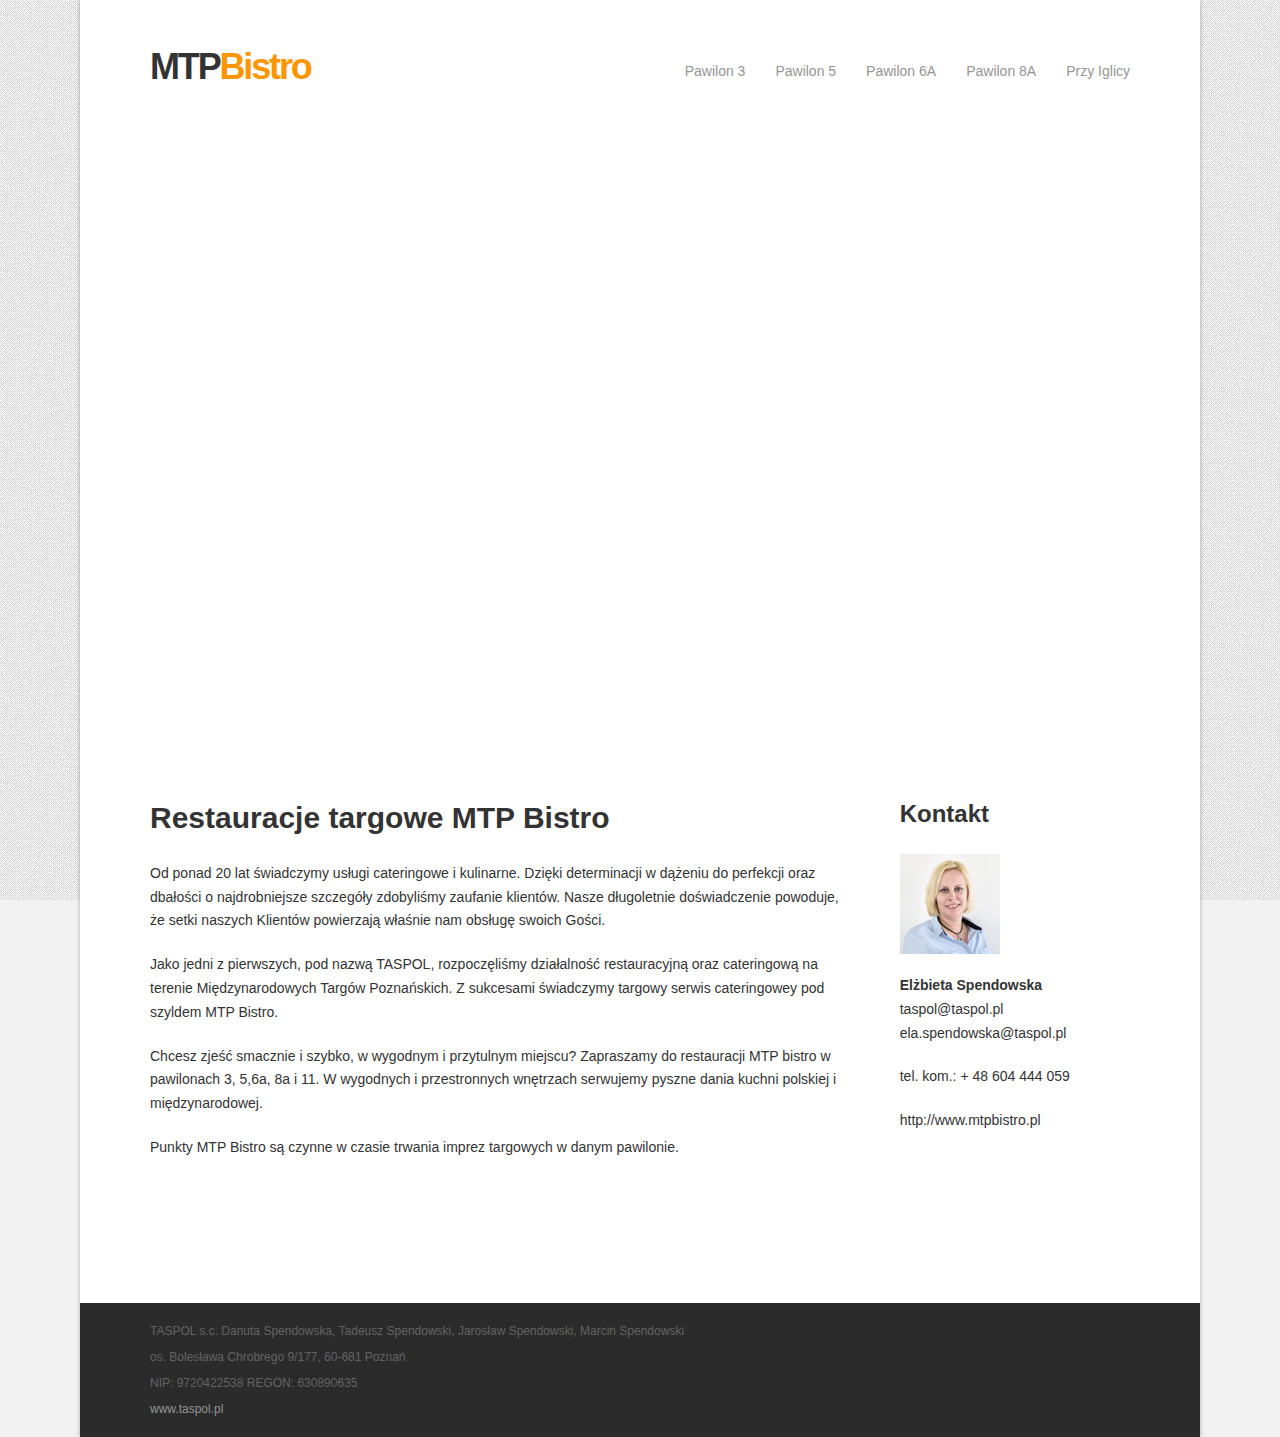
<file: index.html>
<!DOCTYPE html>
<html lang="pl">

<head>
  <link rel="icon" href="images/favicon.ico">
  <meta http-equiv="Content-Type" content="text/html; charset=UTF-8">
  <meta name="viewport" content="width=device-width, initial-scale=1">
  <title>MTP Bistro - Restauracje Targowe</title>
  <meta name="keywords" content="restauracje targowe, międzynarodowe targi poznańskie, mtp cafe, mtp bistro">
  <meta name="description" content="Czas na dobre jesdzenie. Restauracje targowe zapraszają!">
  <link rel="stylesheet" href="css/style.css" media="screen" />
  <link rel="stylesheet" href="css/boxed.css" media="screen" id="layout" />
  <link rel="stylesheet" href="css/colors/color-orange.css" media="screen" id="colors" />
  <link rel="stylesheet" href="css/flexslider.css" media="screen" />
  <link rel="stylesheet" href="css/magnific-popup.css" media="screen" />
  <link rel="stylesheet" href="css/revslider.css" media="screen" />
  <link rel="stylesheet" href="css/font-awesome.css" media="screen" />
  <link rel="stylesheet" href="css/zocial.css" media="screen" />
  <link rel="stylesheet" href="css/responsive.css" media="screen" />
  <script src="js/jquery-1.8.2.min.js"></script>
  <script src="js/jquery.themepunch.plugins.min.js"></script>
  <script src="js/jquery.themepunch.revolution.min.js"></script>
  <script src="js/jquery.ui.widget.min.js"></script>
  <script src="js/jquery.ui.accordion.min.js"></script>
  <script src="js/jquery.ui.tabs.min.js"></script>
  <script src="js/jquery.easing-1.3.min.js"></script>
  <script src="js/jquery.fitvid.js"></script>
  <script src="js/jquery.magnific-popup.min.js"></script>
  <script src="js/jquery.flexslider-min.js"></script>
  <script src="js/jquery.isotope.min.js"></script>
  <script src="js/jquery.imagesloaded.min.js"></script>
  <script src="js/jquery.infinitescroll.min.js"></script>
  <script src="js/jquery.jcarousel.min.js"></script>
  <script src="js/jquery.jtweetsanywhere-1.3.1.min.js"></script>
  <script src="js/jquery.touchSwipe.min.js"></script>
  <script src="js/jquery.validate.min.js"></script>
  <script src="js/jquery.zflickrfeed.min.js"></script>
  <script src="js/respond.min.js"></script>
  <script src="js/selectnav.min.js"></script>
  <script src="https://maps.google.com/maps/api/js?sensor=false"></script>
  <script src="js/custom.js"></script>
  <link rel="stylesheet" type="text/css" href="css/styleselector.css">
  <script src="js/styleselector.js"></script>
  <script>
    (function (i, s, o, g, r, a, m) {
    i['GoogleAnalyticsObject'] = r; i[r] = i[r] || function () {
      (i[r].q = i[r].q || []).push(arguments)
    }, i[r].l = 1 * new Date(); a = s.createElement(o),
      m = s.getElementsByTagName(o)[0]; a.async = 1; a.src = g; m.parentNode.insertBefore(a, m)
    })(window, document, 'script', 'https://www.google-analytics.com/analytics.js', 'ga');

    ga('create', 'UA-75463124-2', 'auto');
    ga('send', 'pageview');

  </script>
</head>

<body onLoad="initGmap()">
  <div id="fb-root"></div>
  <script>(function (d, s, id) {
      var js, fjs = d.getElementsByTagName(s)[0];
      if (d.getElementById(id)) return;
      js = d.createElement(s); js.id = id;
      js.src = "//connect.facebook.net/pl_PL/sdk.js#xfbml=1&version=v2.5&appId=424592594228874";
      fjs.parentNode.insertBefore(js, fjs);
    }(document, 'script', 'facebook-jssdk'));</script>
  <div id="body-wrapper">
    <div id="header" class="container"> <a href="." id="logo">MTP<span>Bistro</span></a>
      <ul id="navigation">
        <li> <a href="pawilon3/">Pawilon 3</a> </li>
        <li> <a href="pawilon5/">Pawilon 5</a> </li>
        <li> <a href="pawilon6a/">Pawilon 6A</a> </li>
        <li> <a href="pawilon8a/">Pawilon 8A</a> </li>
        <li> <a href="przyiglicy/">Przy Iglicy</a> </li>
      </ul>
    </div>
    <iframe src="https://www.google.com/maps/d/embed?mid=zawBk4Wl-ZSg.kqHV4qi9KTow" width="100%" height="640"></iframe>
    <hr class="sep30">
    <div id="content" class="container">
      <div id="main">
        <h1 class="headline">Restauracje targowe MTP Bistro</h1>
        <p>Od ponad 20 lat świadczymy usługi cateringowe i kulinarne. Dzięki determinacji w dążeniu do perfekcji oraz
          dbałości o najdrobniejsze szczegóły zdobyliśmy zaufanie klientów. Nasze długoletnie doświadczenie powoduje, że
          setki naszych Klientów powierzają właśnie nam obsługę swoich Gości.</p>
        <p> Jako jedni z pierwszych, pod nazwą TASPOL, rozpoczęliśmy działalność restauracyjną oraz cateringową na
          terenie Międzynarodowych Targów Poznańskich. Z sukcesami świadczymy targowy serwis cateringowey pod szyldem
          MTP Bistro.</p>
        <p>Chcesz zjeść smacznie i szybko, w wygodnym i przytulnym miejscu? Zapraszamy do restauracji MTP bistro w
          pawilonach 3, 5,6a, 8a i 11. W wygodnych i przestronnych wnętrzach serwujemy pyszne dania kuchni polskiej i
          międzynarodowej.</p>
        <p>Punkty MTP Bistro są czynne w czasie trwania imprez targowych w danym pawilonie.<br>
        </p>
      </div>
      <div id="sidebar">
        <div class="-widget -widget_text">
          <h3 class="headline">Kontakt</h3>
          <p><img src="images/content/elzbieta.jpg" width="100" height="100" alt="elzbieta"> </p>
          <p><strong>Elżbieta Spendowska</strong><br>
            <a href="mailto:taspol@taspol.pl">taspol@taspol.pl</a><br>
            <a href="mailto:ela.spendowska@taspol.pl">ela.spendowska@taspol.pl</a></p>
          <p class="phone">
            tel. kom.: + 48 604 444 059
          </p>
          <p class="www"><a href="http://www.mtpbistro.pl" target="_blank">http://www.mtpbistro.pl</a></p>
          <hr class="sep30">
        </div>
        <hr class="sep30">
      </div>
    </div>
    <div id="footer" class="fullwidth">
      <div class="info">
        <div class="container">
          <div class="-one-half">
            <ul class="copyright">
              <li>TASPOL s.c. Danuta Spendowska, Tadeusz Spendowski, Jarosław Spendowski, Marcin Spendowski</li>
              <li>os. Bolesława Chrobrego 9/177, 60-681 Poznań</li>
              <li>NIP: 9720422538 REGON: 630890635</li>
              <li><a href="http://www.taspol.pl" target="_blank">www.taspol.pl</a></li>
            </ul>
          </div>
        </div>
      </div>
    </div>
  </div>
  <a href="#" id="back-to-top"><i class="icon-chevron-up"></i></a>
  <script type="text/javascript" src="//s7.addthis.com/js/300/addthis_widget.js#pubid=ra-56f83b8468687e43"></script>
  <script type="text/javascript">
    window.$uf || (function (d, s) {
      var uf = $uf = function (c) { uf._.push(c) }, $ = uf.s = d.createElement(s),
        e = d.getElementsByTagName(s)[0]; uf._ = []; uf.params = {}; $.async = !0;
      $.setAttribute("charset", "utf-8");
      $.src = 'https://node.unifiedfactory.com/40670b9d-eb13-4957-8a51-08220628f8d9';
      $.type = "text/javascript";
      e.parentNode.insertBefore($, e);
    })(document, "script");
  </script>
</body>

</html>
</file>
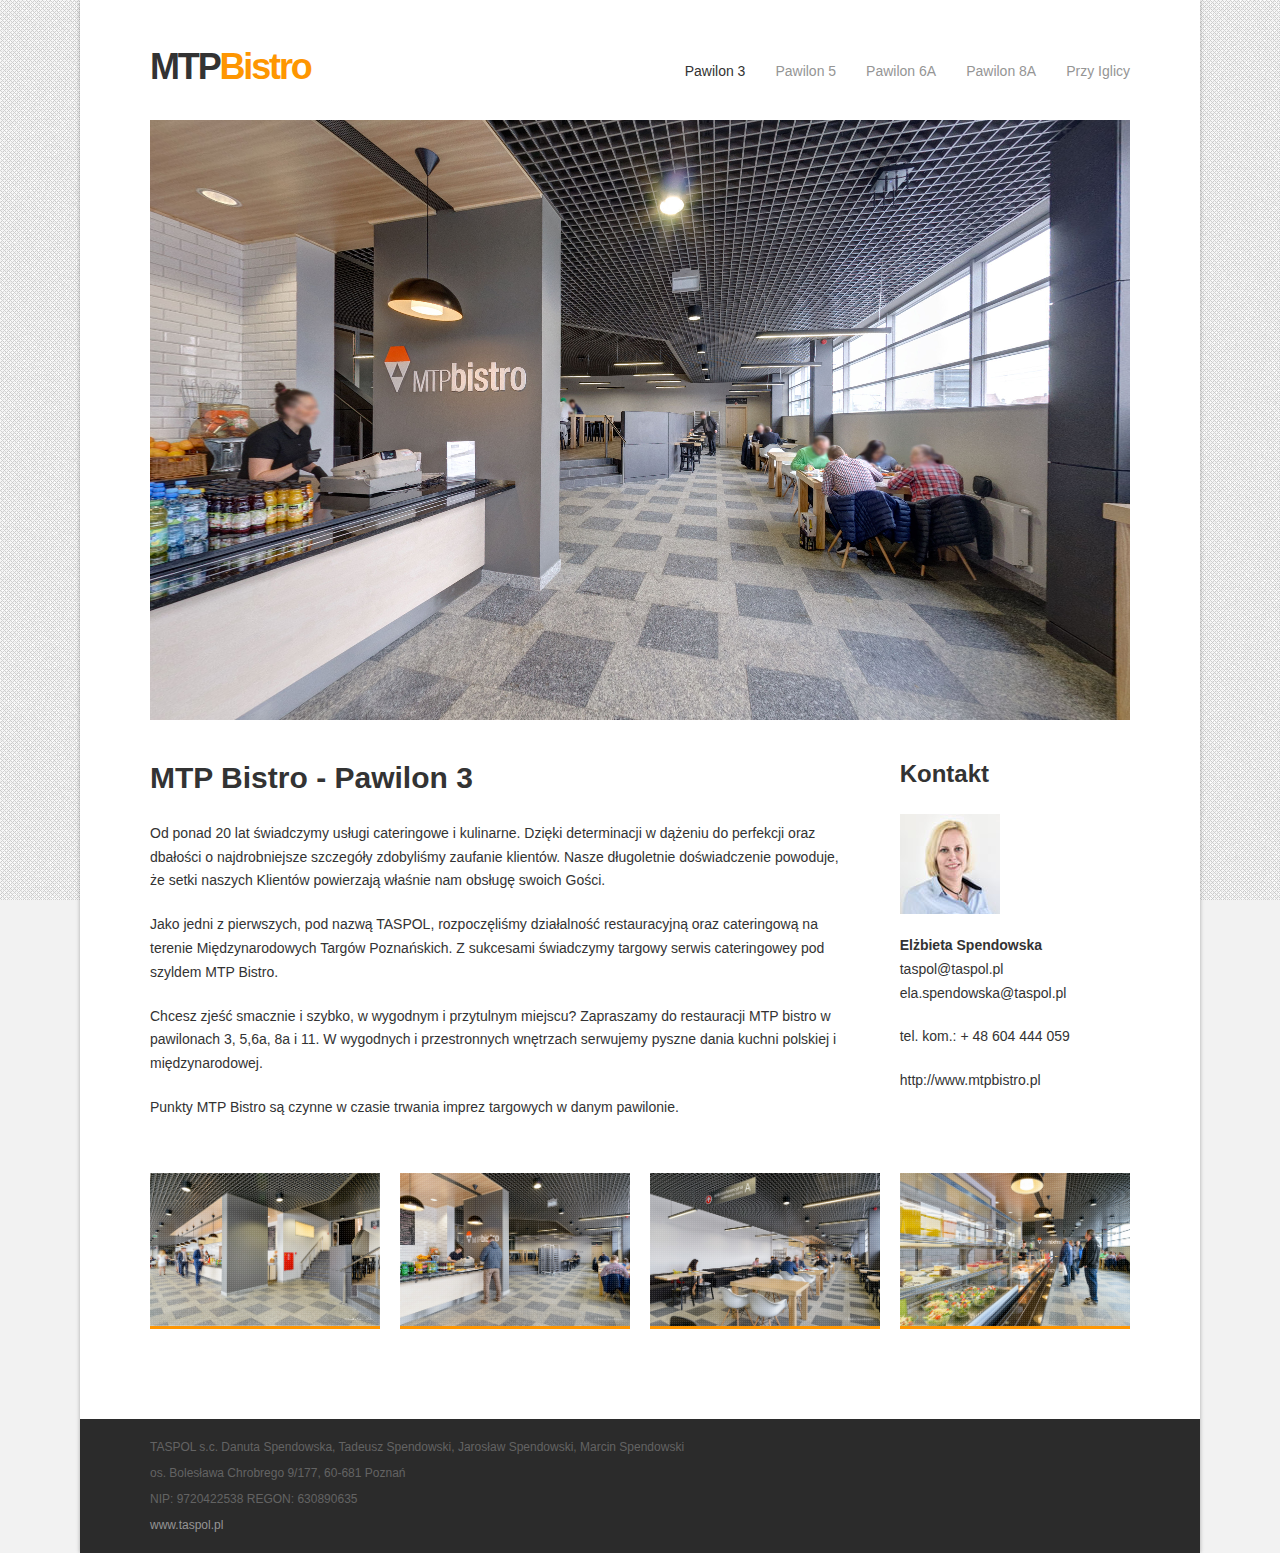
<file: pawilon3/index.html>
<!DOCTYPE html>
<html lang="pl">

<head>
  <link rel="icon" href="../images/favicon.ico">
  <meta http-equiv="Content-Type" content="text/html; charset=UTF-8">
  <meta name="viewport" content="width=device-width, initial-scale=1">
  <title>MTP Bistro - Pawilon 3</title>
  <meta name="keywords" content="restauracje targowe, międzynarodowe targi poznańskie, mtp cafe, mtp bistro">
  <meta name="description" content="Czas na dobre jesdzenie. Restauracje targowe zapraszają!">
  <link rel="stylesheet" href="../css/style.css" media="screen" />
  <link rel="stylesheet" href="../css/boxed.css" media="screen" id="layout" />
  <link rel="stylesheet" href="../css/colors/color-orange.css" media="screen" id="colors" />
  <link rel="stylesheet" href="../css/flexslider.css" media="screen" />
  <link rel="stylesheet" href="../css/magnific-popup.css" media="screen" />
  <link rel="stylesheet" href="../css/revslider.css" media="screen" />
  <link rel="stylesheet" href="../css/font-awesome.css" media="screen" />
  <link rel="stylesheet" href="../css/zocial.css" media="screen" />
  <link rel="stylesheet" href="../css/responsive.css" media="screen" />
  <script src="../js/jquery-1.8.2.min.js"></script>
  <script src="../js/jquery.themepunch.plugins.min.js"></script>
  <script src="../js/jquery.themepunch.revolution.min.js"></script>
  <script src="../js/jquery.ui.widget.min.js"></script>
  <script src="../js/jquery.ui.accordion.min.js"></script>
  <script src="../js/jquery.ui.tabs.min.js"></script>
  <script src="../js/jquery.easing-1.3.min.js"></script>
  <script src="../js/jquery.fitvid.js"></script>
  <script src="../js/jquery.magnific-popup.min.js"></script>
  <script src="../js/jquery.flexslider-min.js"></script>
  <script src="../js/jquery.isotope.min.js"></script>
  <script src="../js/jquery.imagesloaded.min.js"></script>
  <script src="../js/jquery.infinitescroll.min.js"></script>
  <script src="../js/jquery.jcarousel.min.js"></script>
  <script src="../js/jquery.jtweetsanywhere-1.3.1.min.js"></script>
  <script src="../js/jquery.touchSwipe.min.js"></script>
  <script src="../js/jquery.validate.min.js"></script>
  <script src="../js/jquery.zflickrfeed.min.js"></script>
  <script src="../js/respond.min.js"></script>
  <script src="../js/selectnav.min.js"></script>
  <script src="https://maps.google.com/maps/api/js?sensor=false"></script>
  <script src="../js/custom.js"></script>
  <link rel="stylesheet" type="text/css" href="../css/styleselector.css">
  <script src="../js/styleselector.js"></script>
  <script>
    (function (i, s, o, g, r, a, m) {
      i['GoogleAnalyticsObject'] = r; i[r] = i[r] || function () {
        (i[r].q = i[r].q || []).push(arguments)
      }, i[r].l = 1 * new Date(); a = s.createElement(o),
        m = s.getElementsByTagName(o)[0]; a.async = 1; a.src = g; m.parentNode.insertBefore(a, m)
    })(window, document, 'script', 'https://www.google-analytics.com/analytics.js', 'ga');

    ga('create', 'UA-75463124-2', 'auto');
    ga('send', 'pageview');

  </script>
</head>

<body onLoad="initGmap()">
  <div id="fb-root"></div>
  <script>(function (d, s, id) {
      var js, fjs = d.getElementsByTagName(s)[0];
      if (d.getElementById(id)) return;
      js = d.createElement(s); js.id = id;
      js.src = "//connect.facebook.net/pl_PL/sdk.js#xfbml=1&version=v2.5&appId=424592594228874";
      fjs.parentNode.insertBefore(js, fjs);
    }(document, 'script', 'facebook-jssdk'));</script>
  <div id="body-wrapper">
    <div id="header" class="container"> <a href="../" id="logo">MTP<span>Bistro</span></a>
      <ul id="navigation">
        <li class="current"> <a href=".">Pawilon 3</a> </li>
        <li> <a href="../pawilon5/">Pawilon 5</a> </li>
        <li> <a href="../pawilon6a/">Pawilon 6A</a> </li>
        <li> <a href="../pawilon8a/">Pawilon 8A</a> </li>
        <li> <a href="../przyiglicy/">Przy Iglicy</a> </li>
      </ul>
    </div>
    <iframe src="pano" width="100%" height="600" allowfullscreen="true" webkitallowfullscreen="true"
      mozallowfullscreen="true" oallowfullscreen="true" msallowfullscreen="true" frameborder="0" scrolling="no"
      marginheight="0" marginwidth="0"> </iframe>
    <hr class="sep30">
    <div id="content" class="container">
      <div id="main">
        <h1 class="headline">MTP Bistro - Pawilon 3</h1>
        <p>Od ponad 20 lat świadczymy usługi cateringowe i kulinarne. Dzięki determinacji w dążeniu do perfekcji oraz
          dbałości o najdrobniejsze szczegóły zdobyliśmy zaufanie klientów. Nasze długoletnie doświadczenie powoduje, że
          setki naszych Klientów powierzają właśnie nam obsługę swoich Gości.</p>
        <p> Jako jedni z pierwszych, pod nazwą TASPOL, rozpoczęliśmy działalność restauracyjną oraz cateringową na
          terenie Międzynarodowych Targów Poznańskich. Z sukcesami świadczymy targowy serwis cateringowey pod szyldem
          MTP Bistro.</p>
        <p>Chcesz zjeść smacznie i szybko, w wygodnym i przytulnym miejscu? Zapraszamy do restauracji MTP bistro w
          pawilonach 3, 5,6a, 8a i 11. W wygodnych i przestronnych wnętrzach serwujemy pyszne dania kuchni polskiej i
          międzynarodowej.</p>
        <p>Punkty MTP Bistro są czynne w czasie trwania imprez targowych w danym pawilonie.<br>
        </p>
      </div>
      <div id="sidebar">
        <div class="-widget -widget_text">
          <h3 class="headline">Kontakt</h3>
          <p><img src="../images/content/elzbieta.jpg" width="100" height="100" alt="elzbieta"> </p>
          <p><strong>Elżbieta Spendowska</strong><br>
            <a href="mailto:taspol@taspol.pl">taspol@taspol.pl</a><br>
            <a href="mailto:ela.spendowska@taspol.pl">ela.spendowska@taspol.pl</a></p>
          <p class="phone">
            tel. kom.: + 48 604 444 059
          </p>
          <p class="www"><a href="http://www.mtpbistro.pl" target="_blank">http://www.mtpbistro.pl</a></p>
          <hr class="sep30">
        </div>
        <hr class="sep30">
      </div>
    </div>
    <div class="project-carousel fullwidth-padding clearfix"> <a id="project-prev" class="jcarousel-prev" href="#"><i
          class="icon-chevron-left"></i></a> <a id="project-next" class="jcarousel-next" href="#"><i
          class="icon-chevron-right"></i></a>
      <ul>
        <li class="project-item"> <img src="../images/content/pawilon3/1600980244.jpg" alt="" />
          <div class="overlay"></div>
          <div class="mask"> <a href="../images/content/pawilon3/1600980244.jpg" class="icon-image folio"
              rel="gallery"><i class="icon-search"></i></a> </div>
        </li>
        <li class="project-item"> <img src="../images/content/pawilon3/1600980207.jpg" alt="" />
          <div class="overlay"></div>
          <div class="mask"> <a href="../images/content/pawilon3/1600980207.jpg" class="icon-image folio"
              rel="gallery"><i class="icon-search"></i></a> </div>
        </li>
        <li class="project-item"> <img src="../images/content/pawilon3/1600980198.jpg" alt="" />
          <div class="overlay"></div>
          <div class="mask"> <a href="../images/content/pawilon3/1600980198.jpg" class="icon-image folio"
              rel="gallery"><i class="icon-search"></i></a> </div>
        </li>
        <li class="project-item"> <img src="../images/content/pawilon3/1600980228.jpg" alt="" />
          <div class="overlay"></div>
          <div class="mask"> <a href="../images/content/pawilon3/1600980228.jpg" class="icon-image folio"
              rel="gallery"><i class="icon-search"></i></a> </div>
        </li>
        <li class="project-item"> <img src="../images/content/pawilon3/1600980217.jpg" alt="" />
          <div class="overlay"></div>
          <div class="mask"> <a href="../images/content/pawilon3/1600980217.jpg" class="icon-image folio"
              rel="gallery"><i class="icon-search"></i></a> </div>
        </li>
        <li class="project-item"> <img src="../images/content/pawilon3/1600980202.jpg" alt="" />
          <div class="overlay"></div>
          <div class="mask"> <a href="../images/content/pawilon3/1600980202.jpg" class="icon-image folio"
              rel="gallery"><i class="icon-search"></i></a> </div>
        </li>
      </ul>
    </div>
    <div id="footer" class="fullwidth">
      <div class="info">
        <div class="container">
          <div class="-one-half">
            <ul class="copyright">
              <li>TASPOL s.c. Danuta Spendowska, Tadeusz Spendowski, Jarosław Spendowski, Marcin Spendowski</li>
              <li>os. Bolesława Chrobrego 9/177, 60-681 Poznań</li>
              <li>NIP: 9720422538 REGON: 630890635</li>
              <li><a href="http://www.taspol.pl" target="_blank">www.taspol.pl</a></li>
            </ul>
          </div>
        </div>
      </div>
    </div>
  </div>
  <a href="#" id="back-to-top"><i class="icon-chevron-up"></i></a>
  <script type="text/javascript" src="//s7.addthis.com/js/300/addthis_widget.js#pubid=ra-56f83b8468687e43"></script>
  <script type="text/javascript">
    window.$uf || (function (d, s) {
      var uf = $uf = function (c) { uf._.push(c) }, $ = uf.s = d.createElement(s),
        e = d.getElementsByTagName(s)[0]; uf._ = []; uf.params = {}; $.async = !0;
      $.setAttribute("charset", "utf-8");
      $.src = 'https://node.unifiedfactory.com/40670b9d-eb13-4957-8a51-08220628f8d9';
      $.type = "text/javascript";
      e.parentNode.insertBefore($, e);
    })(document, "script");
  </script>
</body>

</html>
</file>
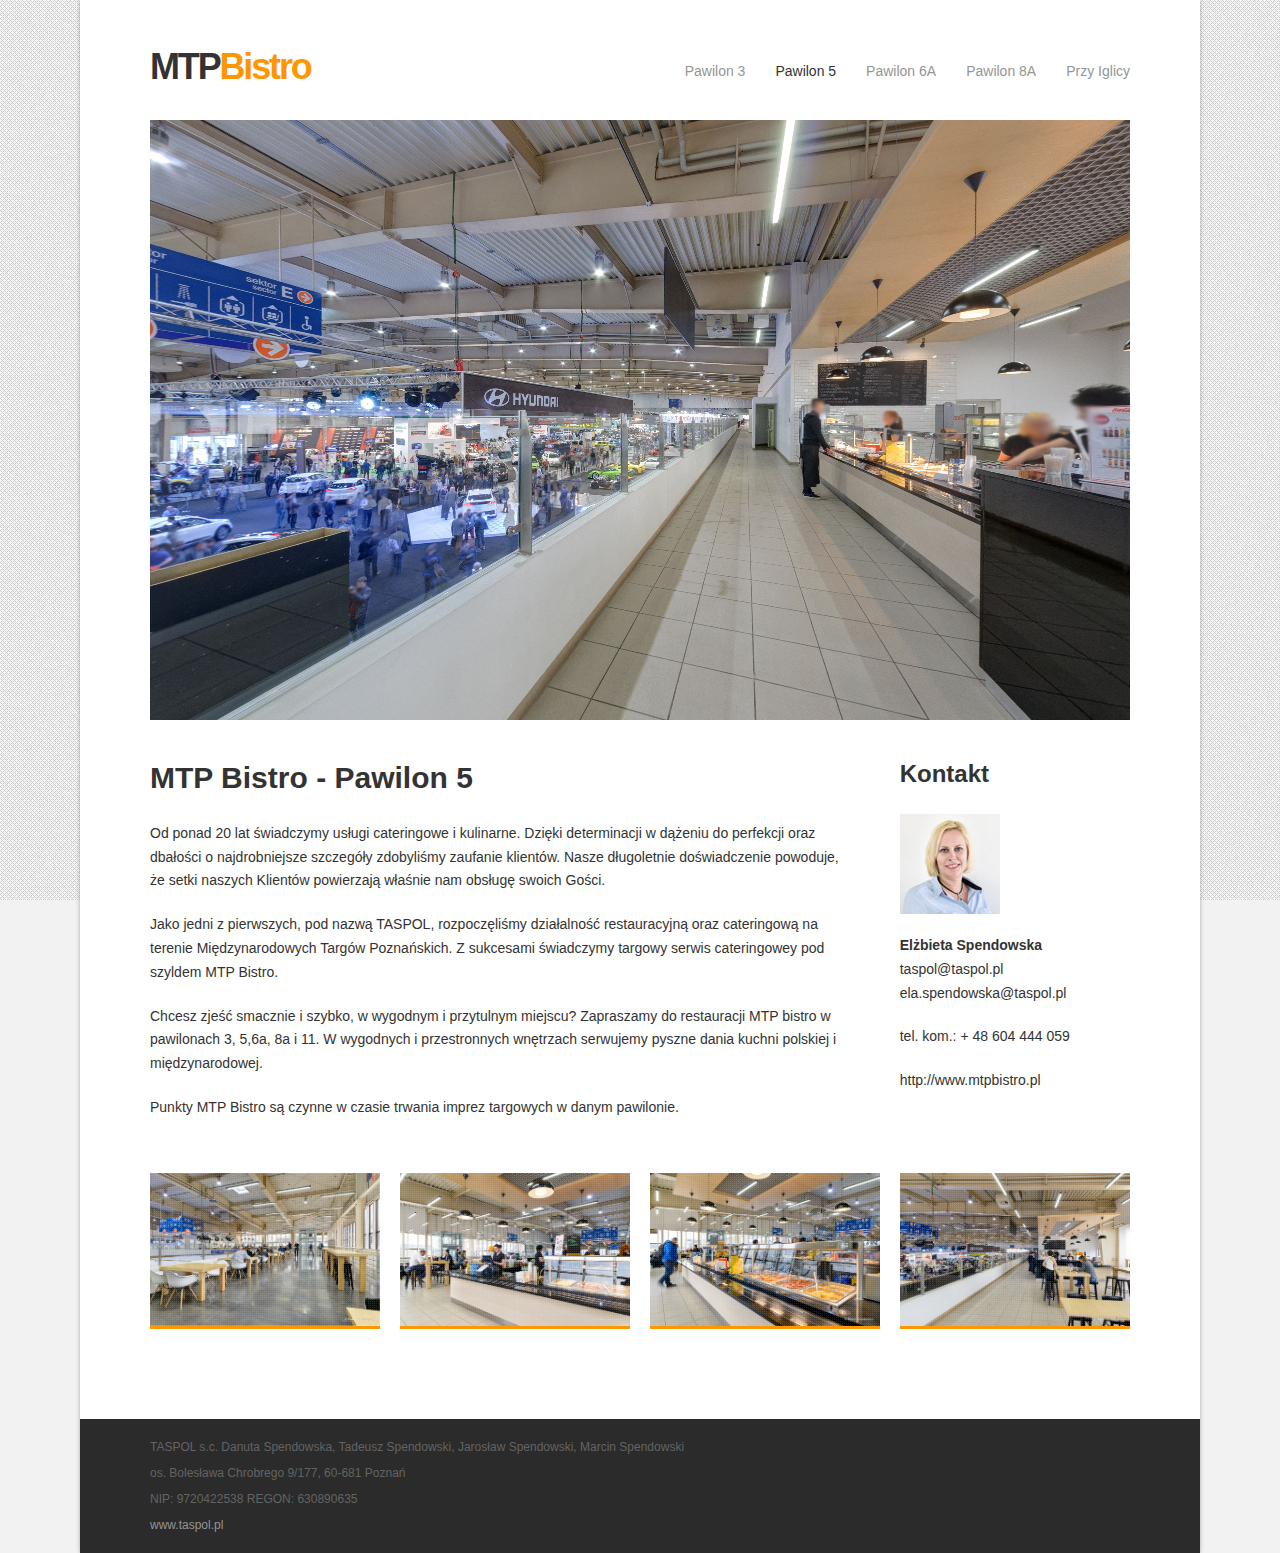
<file: pawilon5/index.html>
<!DOCTYPE html>
<html lang="pl">

<head>
  <link rel="icon" href="../images/favicon.ico">
  <meta http-equiv="Content-Type" content="text/html; charset=UTF-8">
  <meta name="viewport" content="width=device-width, initial-scale=1">
  <title>MTP Bistro - Pawilon 5</title>
  <meta name="keywords" content="restauracje targowe, międzynarodowe targi poznańskie, mtp cafe, mtp bistro">
  <meta name="description" content="Czas na dobre jesdzenie. Restauracje targowe zapraszają!">
  <link rel="stylesheet" href="../css/style.css" media="screen" />
  <link rel="stylesheet" href="../css/boxed.css" media="screen" id="layout" />
  <link rel="stylesheet" href="../css/colors/color-orange.css" media="screen" id="colors" />
  <link rel="stylesheet" href="../css/flexslider.css" media="screen" />
  <link rel="stylesheet" href="../css/magnific-popup.css" media="screen" />
  <link rel="stylesheet" href="../css/revslider.css" media="screen" />
  <link rel="stylesheet" href="../css/font-awesome.css" media="screen" />
  <link rel="stylesheet" href="../css/zocial.css" media="screen" />
  <link rel="stylesheet" href="../css/responsive.css" media="screen" />
  <script src="../js/jquery-1.8.2.min.js"></script>
  <script src="../js/jquery.themepunch.plugins.min.js"></script>
  <script src="../js/jquery.themepunch.revolution.min.js"></script>
  <script src="../js/jquery.ui.widget.min.js"></script>
  <script src="../js/jquery.ui.accordion.min.js"></script>
  <script src="../js/jquery.ui.tabs.min.js"></script>
  <script src="../js/jquery.easing-1.3.min.js"></script>
  <script src="../js/jquery.fitvid.js"></script>
  <script src="../js/jquery.magnific-popup.min.js"></script>
  <script src="../js/jquery.flexslider-min.js"></script>
  <script src="../js/jquery.isotope.min.js"></script>
  <script src="../js/jquery.imagesloaded.min.js"></script>
  <script src="../js/jquery.infinitescroll.min.js"></script>
  <script src="../js/jquery.jcarousel.min.js"></script>
  <script src="../js/jquery.jtweetsanywhere-1.3.1.min.js"></script>
  <script src="../js/jquery.touchSwipe.min.js"></script>
  <script src="../js/jquery.validate.min.js"></script>
  <script src="../js/jquery.zflickrfeed.min.js"></script>
  <script src="../js/respond.min.js"></script>
  <script src="../js/selectnav.min.js"></script>
  <script src="https://maps.google.com/maps/api/js?sensor=false"></script>
  <script src="../js/custom.js"></script>
  <link rel="stylesheet" type="text/css" href="../css/styleselector.css">
  <script src="../js/styleselector.js"></script>
  <script>
    (function (i, s, o, g, r, a, m) {
      i['GoogleAnalyticsObject'] = r; i[r] = i[r] || function () {
        (i[r].q = i[r].q || []).push(arguments)
      }, i[r].l = 1 * new Date(); a = s.createElement(o),
        m = s.getElementsByTagName(o)[0]; a.async = 1; a.src = g; m.parentNode.insertBefore(a, m)
    })(window, document, 'script', 'https://www.google-analytics.com/analytics.js', 'ga');

    ga('create', 'UA-75463124-2', 'auto');
    ga('send', 'pageview');

  </script>
</head>

<body onLoad="initGmap()">
  <div id="fb-root"></div>
  <script>(function (d, s, id) {
      var js, fjs = d.getElementsByTagName(s)[0];
      if (d.getElementById(id)) return;
      js = d.createElement(s); js.id = id;
      js.src = "//connect.facebook.net/pl_PL/sdk.js#xfbml=1&version=v2.5&appId=424592594228874";
      fjs.parentNode.insertBefore(js, fjs);
    }(document, 'script', 'facebook-jssdk'));</script>
  <div id="body-wrapper">
    <div id="header" class="container"> <a href="../" id="logo">MTP<span>Bistro</span></a>
      <ul id="navigation">
        <li> <a href="../pawilon3/">Pawilon 3</a> </li>
        <li class="current"> <a href=".">Pawilon 5</a> </li>
        <li> <a href="../pawilon6a/">Pawilon 6A</a> </li>
        <li> <a href="../pawilon8a/">Pawilon 8A</a> </li>
        <li> <a href="../przyiglicy/">Przy Iglicy</a> </li>
      </ul>
    </div>
    <iframe src="pano/" width="100%" height="600" allowfullscreen="true" webkitallowfullscreen="true"
      mozallowfullscreen="true" oallowfullscreen="true" msallowfullscreen="true" frameborder="0" scrolling="no"
      marginheight="0" marginwidth="0"> </iframe>
    <hr class="sep30">
    <div id="content" class="container">
      <div id="main">
        <h1 class="headline">MTP Bistro - Pawilon 5</h1>
        <p>Od ponad 20 lat świadczymy usługi cateringowe i kulinarne. Dzięki determinacji w dążeniu do perfekcji oraz
          dbałości o najdrobniejsze szczegóły zdobyliśmy zaufanie klientów. Nasze długoletnie doświadczenie powoduje, że
          setki naszych Klientów powierzają właśnie nam obsługę swoich Gości.</p>
        <p> Jako jedni z pierwszych, pod nazwą TASPOL, rozpoczęliśmy działalność restauracyjną oraz cateringową na
          terenie Międzynarodowych Targów Poznańskich. Z sukcesami świadczymy targowy serwis cateringowey pod szyldem
          MTP Bistro.</p>
        <p>Chcesz zjeść smacznie i szybko, w wygodnym i przytulnym miejscu? Zapraszamy do restauracji MTP bistro w
          pawilonach 3, 5,6a, 8a i 11. W wygodnych i przestronnych wnętrzach serwujemy pyszne dania kuchni polskiej i
          międzynarodowej.</p>
        <p>Punkty MTP Bistro są czynne w czasie trwania imprez targowych w danym pawilonie.<br>
        </p>
      </div>
      <div id="sidebar">
        <div class="-widget -widget_text">
          <h3 class="headline">Kontakt</h3>
          <p><img src="../images/content/elzbieta.jpg" width="100" height="100" alt="elzbieta"> </p>
          <p><strong>Elżbieta Spendowska</strong><br>
            <a href="mailto:taspol@taspol.pl">taspol@taspol.pl</a><br>
            <a href="mailto:ela.spendowska@taspol.pl">ela.spendowska@taspol.pl</a></p>
          <p class="phone">
            tel. kom.: + 48 604 444 059
          </p>
          <p class="www"><a href="http://www.mtpbistro.pl" target="_blank">http://www.mtpbistro.pl</a></p>
          <hr class="sep30">
        </div>
        <hr class="sep30">
      </div>
    </div>
    <div class="project-carousel fullwidth-padding clearfix"> <a id="project-prev" class="jcarousel-prev" href="#"><i
          class="icon-chevron-left"></i></a> <a id="project-next" class="jcarousel-next" href="#"><i
          class="icon-chevron-right"></i></a>
      <ul>
        <li class="project-item"> <img src="../images/content/pawilon5/1600980170.jpg" alt="" />
          <div class="overlay"></div>
          <div class="mask"> <a href="../images/content/pawilon5/1600980170.jpg" class="icon-image folio"
              rel="gallery"><i class="icon-search"></i></a> </div>
        </li>
        <li class="project-item"> <img src="../images/content/pawilon5/1600980155.jpg" alt="" />
          <div class="overlay"></div>
          <div class="mask"> <a href="../images/content/pawilon5/1600980155.jpg" class="icon-image folio"
              rel="gallery"><i class="icon-search"></i></a> </div>
        </li>
        <li class="project-item"> <img src="../images/content/pawilon5/1600980160.jpg" alt="" />
          <div class="overlay"></div>
          <div class="mask"> <a href="../images/content/pawilon5/1600980160.jpg" class="icon-image folio"
              rel="gallery"><i class="icon-search"></i></a> </div>
        </li>
        <li class="project-item"> <img src="../images/content/pawilon5/1600980129.jpg" alt="" />
          <div class="overlay"></div>
          <div class="mask"> <a href="../images/content/pawilon5/1600980129.jpg" class="icon-image folio"
              rel="gallery"><i class="icon-search"></i></a> </div>
        </li>
        <li class="project-item"> <img src="../images/content/pawilon5/1600980165.jpg" alt="" />
          <div class="overlay"></div>
          <div class="mask"> <a href="../images/content/pawilon5/1600980165.jpg" class="icon-image folio"
              rel="gallery"><i class="icon-search"></i></a> </div>
        </li>
        <li class="project-item"> <img src="../images/content/pawilon5/1600980134.jpg" alt="" />
          <div class="overlay"></div>
          <div class="mask"> <a href="../images/content/pawilon5/1600980134.jpg" class="icon-image folio"
              rel="gallery"><i class="icon-search"></i></a> </div>
        </li>
      </ul>
    </div>
    <div id="footer" class="fullwidth">
      <div class="info">
        <div class="container">
          <div class="-one-half">
            <ul class="copyright">
              <li>TASPOL s.c. Danuta Spendowska, Tadeusz Spendowski, Jarosław Spendowski, Marcin Spendowski</li>
              <li>os. Bolesława Chrobrego 9/177, 60-681 Poznań</li>
              <li>NIP: 9720422538 REGON: 630890635</li>
              <li><a href="http://www.taspol.pl" target="_blank">www.taspol.pl</a></li>
            </ul>
          </div>
        </div>
      </div>
    </div>
  </div>
  <a href="#" id="back-to-top"><i class="icon-chevron-up"></i></a>
  <script type="text/javascript" src="//s7.addthis.com/js/300/addthis_widget.js#pubid=ra-56f83b8468687e43"></script>
  <script type="text/javascript">
    window.$uf || (function (d, s) {
      var uf = $uf = function (c) { uf._.push(c) }, $ = uf.s = d.createElement(s),
        e = d.getElementsByTagName(s)[0]; uf._ = []; uf.params = {}; $.async = !0;
      $.setAttribute("charset", "utf-8");
      $.src = 'https://node.unifiedfactory.com/40670b9d-eb13-4957-8a51-08220628f8d9';
      $.type = "text/javascript";
      e.parentNode.insertBefore($, e);
    })(document, "script");
  </script>
</body>

</html>
</file>
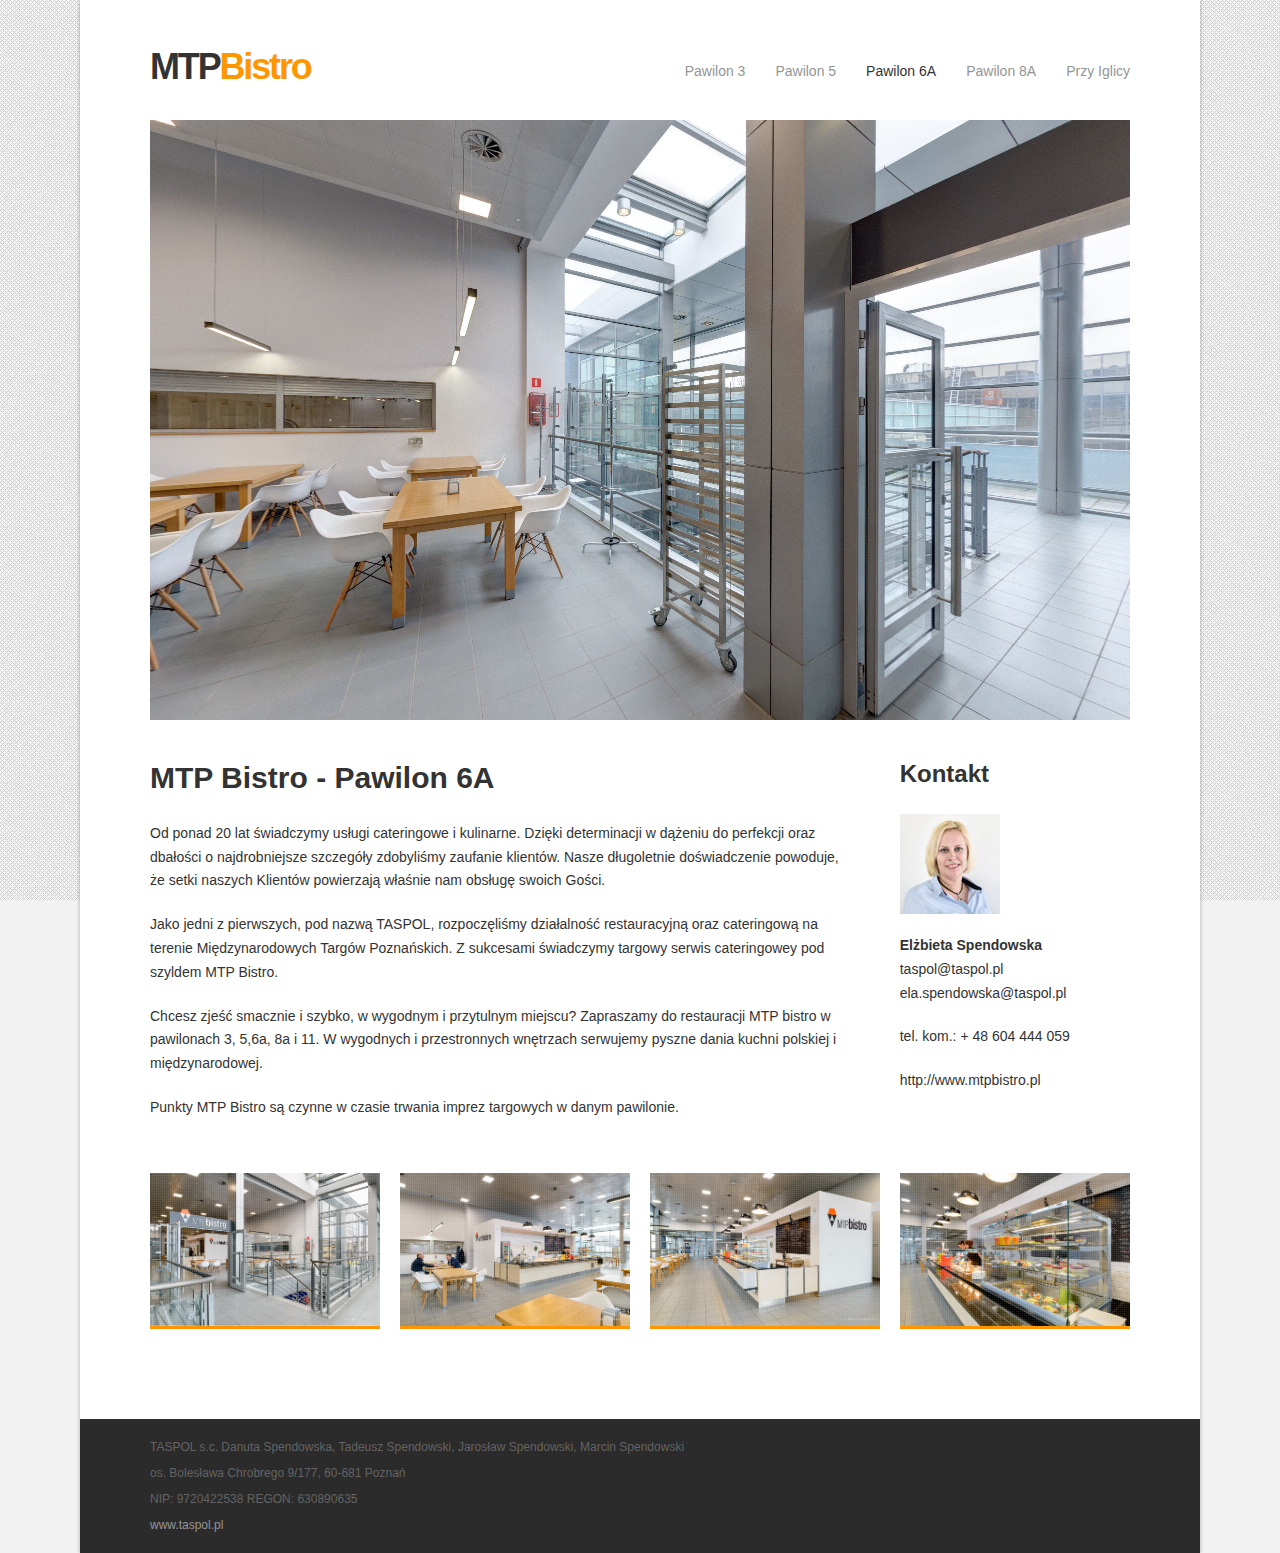
<file: pawilon6a/index.html>
<!DOCTYPE html>
<html lang="pl">

<head>
  <link rel="icon" href="../images/favicon.ico">
  <meta http-equiv="Content-Type" content="text/html; charset=UTF-8">
  <meta name="viewport" content="width=device-width, initial-scale=1">
  <title>MTP Bistro - Pawilon 6A</title>
  <meta name="keywords" content="restauracje targowe, międzynarodowe targi poznańskie, mtp cafe, mtp bistro">
  <meta name="description" content="Czas na dobre jesdzenie. Restauracje targowe zapraszają!">
  <link rel="stylesheet" href="../css/style.css" media="screen" />
  <link rel="stylesheet" href="../css/boxed.css" media="screen" id="layout" />
  <link rel="stylesheet" href="../css/colors/color-orange.css" media="screen" id="colors" />
  <link rel="stylesheet" href="../css/flexslider.css" media="screen" />
  <link rel="stylesheet" href="../css/magnific-popup.css" media="screen" />
  <link rel="stylesheet" href="../css/revslider.css" media="screen" />
  <link rel="stylesheet" href="../css/font-awesome.css" media="screen" />
  <link rel="stylesheet" href="../css/zocial.css" media="screen" />
  <link rel="stylesheet" href="../css/responsive.css" media="screen" />
  <script src="../js/jquery-1.8.2.min.js"></script>
  <script src="../js/jquery.themepunch.plugins.min.js"></script>
  <script src="../js/jquery.themepunch.revolution.min.js"></script>
  <script src="../js/jquery.ui.widget.min.js"></script>
  <script src="../js/jquery.ui.accordion.min.js"></script>
  <script src="../js/jquery.ui.tabs.min.js"></script>
  <script src="../js/jquery.easing-1.3.min.js"></script>
  <script src="../js/jquery.fitvid.js"></script>
  <script src="../js/jquery.magnific-popup.min.js"></script>
  <script src="../js/jquery.flexslider-min.js"></script>
  <script src="../js/jquery.isotope.min.js"></script>
  <script src="../js/jquery.imagesloaded.min.js"></script>
  <script src="../js/jquery.infinitescroll.min.js"></script>
  <script src="../js/jquery.jcarousel.min.js"></script>
  <script src="../js/jquery.jtweetsanywhere-1.3.1.min.js"></script>
  <script src="../js/jquery.touchSwipe.min.js"></script>
  <script src="../js/jquery.validate.min.js"></script>
  <script src="../js/jquery.zflickrfeed.min.js"></script>
  <script src="../js/respond.min.js"></script>
  <script src="../js/selectnav.min.js"></script>
  <script src="https://maps.google.com/maps/api/js?sensor=false"></script>
  <script src="../js/custom.js"></script>
  <link rel="stylesheet" type="text/css" href="../css/styleselector.css">
  <script src="../js/styleselector.js"></script>
  <script>
    (function (i, s, o, g, r, a, m) {
      i['GoogleAnalyticsObject'] = r; i[r] = i[r] || function () {
        (i[r].q = i[r].q || []).push(arguments)
      }, i[r].l = 1 * new Date(); a = s.createElement(o),
        m = s.getElementsByTagName(o)[0]; a.async = 1; a.src = g; m.parentNode.insertBefore(a, m)
    })(window, document, 'script', 'https://www.google-analytics.com/analytics.js', 'ga');

    ga('create', 'UA-75463124-2', 'auto');
    ga('send', 'pageview');

  </script>
</head>

<body onLoad="initGmap()">
  <div id="fb-root"></div>
  <script>(function (d, s, id) {
      var js, fjs = d.getElementsByTagName(s)[0];
      if (d.getElementById(id)) return;
      js = d.createElement(s); js.id = id;
      js.src = "//connect.facebook.net/pl_PL/sdk.js#xfbml=1&version=v2.5&appId=424592594228874";
      fjs.parentNode.insertBefore(js, fjs);
    }(document, 'script', 'facebook-jssdk'));</script>
  <div id="body-wrapper">
    <div id="header" class="container"> <a href="../" id="logo">MTP<span>Bistro</span></a>
      <ul id="navigation">
        <li> <a href="../pawilon3/">Pawilon 3</a> </li>
        <li> <a href="../pawilon5/">Pawilon 5</a> </li>
        <li class="current"> <a href=".">Pawilon 6A</a> </li>
        <li> <a href="../pawilon8a/">Pawilon 8A</a> </li>
        <li> <a href="../przyiglicy/">Przy Iglicy</a> </li>
      </ul>
    </div>
    <iframe src="pano/" width="100%" height="600" allowfullscreen="true" webkitallowfullscreen="true"
      mozallowfullscreen="true" oallowfullscreen="true" msallowfullscreen="true" frameborder="0" scrolling="no"
      marginheight="0" marginwidth="0"> </iframe>
    <hr class="sep30">
    <div id="content" class="container">
      <div id="main">
        <h1 class="headline">MTP Bistro - Pawilon 6A</h1>
        <p>Od ponad 20 lat świadczymy usługi cateringowe i kulinarne. Dzięki determinacji w dążeniu do perfekcji oraz
          dbałości o najdrobniejsze szczegóły zdobyliśmy zaufanie klientów. Nasze długoletnie doświadczenie powoduje, że
          setki naszych Klientów powierzają właśnie nam obsługę swoich Gości.</p>
        <p> Jako jedni z pierwszych, pod nazwą TASPOL, rozpoczęliśmy działalność restauracyjną oraz cateringową na
          terenie Międzynarodowych Targów Poznańskich. Z sukcesami świadczymy targowy serwis cateringowey pod szyldem
          MTP Bistro.</p>
        <p>Chcesz zjeść smacznie i szybko, w wygodnym i przytulnym miejscu? Zapraszamy do restauracji MTP bistro w
          pawilonach 3, 5,6a, 8a i 11. W wygodnych i przestronnych wnętrzach serwujemy pyszne dania kuchni polskiej i
          międzynarodowej.</p>
        <p>Punkty MTP Bistro są czynne w czasie trwania imprez targowych w danym pawilonie.<br>
        </p>
      </div>
      <div id="sidebar">
        <div class="-widget -widget_text">
          <h3 class="headline">Kontakt</h3>
          <p><img src="../images/content/elzbieta.jpg" width="100" height="100" alt="elzbieta"> </p>
          <p><strong>Elżbieta Spendowska</strong><br>
            <a href="mailto:taspol@taspol.pl">taspol@taspol.pl</a><br>
            <a href="mailto:ela.spendowska@taspol.pl">ela.spendowska@taspol.pl</a></p>
          <p class="phone">
            tel. kom.: + 48 604 444 059
          </p>
          <p class="www"><a href="http://www.mtpbistro.pl" target="_blank">http://www.mtpbistro.pl</a></p>
          <hr class="sep30">
        </div>
        <hr class="sep30">
      </div>
    </div>
    <div class="project-carousel fullwidth-padding clearfix"> <a id="project-prev" class="jcarousel-prev" href="#"><i
          class="icon-chevron-left"></i></a> <a id="project-next" class="jcarousel-next" href="#"><i
          class="icon-chevron-right"></i></a>
      <ul>
        <li class="project-item"> <img src="../images/content/pawilon6a/1600980113.jpg" alt="" />
          <div class="overlay"></div>
          <div class="mask"> <a href="../images/content/pawilon6a/1600980113.jpg" class="icon-image folio"
              rel="gallery"><i class="icon-search"></i></a> </div>
        </li>
        <li class="project-item"> <img src="../images/content/pawilon6a/1600980068.jpg" alt="" />
          <div class="overlay"></div>
          <div class="mask"> <a href="../images/content/pawilon6a/1600980068.jpg" class="icon-image folio"
              rel="gallery"><i class="icon-search"></i></a> </div>
        </li>
        <li class="project-item"> <img src="../images/content/pawilon6a/1600980079.jpg" alt="" />
          <div class="overlay"></div>
          <div class="mask"> <a href="../images/content/pawilon6a/1600980079.jpg" class="icon-image folio"
              rel="gallery"><i class="icon-search"></i></a> </div>
        </li>
        <li class="project-item"> <img src="../images/content/pawilon6a/1600980084.jpg" alt="" />
          <div class="overlay"></div>
          <div class="mask"> <a href="../images/content/pawilon6a/1600980084.jpg" class="icon-image folio"
              rel="gallery"><i class="icon-search"></i></a> </div>
        </li>
        <li class="project-item"> <img src="../images/content/pawilon6a/1600980099.jpg" alt="" />
          <div class="overlay"></div>
          <div class="mask"> <a href="../images/content/pawilon6a/1600980099.jpg" class="icon-image folio"
              rel="gallery"><i class="icon-search"></i></a> </div>
        </li>
        <li class="project-item"> <img src="../images/content/pawilon6a/1600980108.jpg" alt="" />
          <div class="overlay"></div>
          <div class="mask"> <a href="../images/content/pawilon6a/1600980108.jpg" class="icon-image folio"
              rel="gallery"><i class="icon-search"></i></a> </div>
        </li>
      </ul>
    </div>
    <div id="footer" class="fullwidth">
      <div class="info">
        <div class="container">
          <div class="-one-half">
            <ul class="copyright">
              <li>TASPOL s.c. Danuta Spendowska, Tadeusz Spendowski, Jarosław Spendowski, Marcin Spendowski</li>
              <li>os. Bolesława Chrobrego 9/177, 60-681 Poznań</li>
              <li>NIP: 9720422538 REGON: 630890635</li>
              <li><a href="http://www.taspol.pl" target="_blank">www.taspol.pl</a></li>
            </ul>
          </div>
        </div>
      </div>
    </div>
  </div>
  <a href="#" id="back-to-top"><i class="icon-chevron-up"></i></a>
  <script type="text/javascript" src="//s7.addthis.com/js/300/addthis_widget.js#pubid=ra-56f83b8468687e43"></script>
  <script type="text/javascript">
    window.$uf || (function (d, s) {
      var uf = $uf = function (c) { uf._.push(c) }, $ = uf.s = d.createElement(s),
        e = d.getElementsByTagName(s)[0]; uf._ = []; uf.params = {}; $.async = !0;
      $.setAttribute("charset", "utf-8");
      $.src = 'https://node.unifiedfactory.com/40670b9d-eb13-4957-8a51-08220628f8d9';
      $.type = "text/javascript";
      e.parentNode.insertBefore($, e);
    })(document, "script");
  </script>
</body>

</html>
</file>
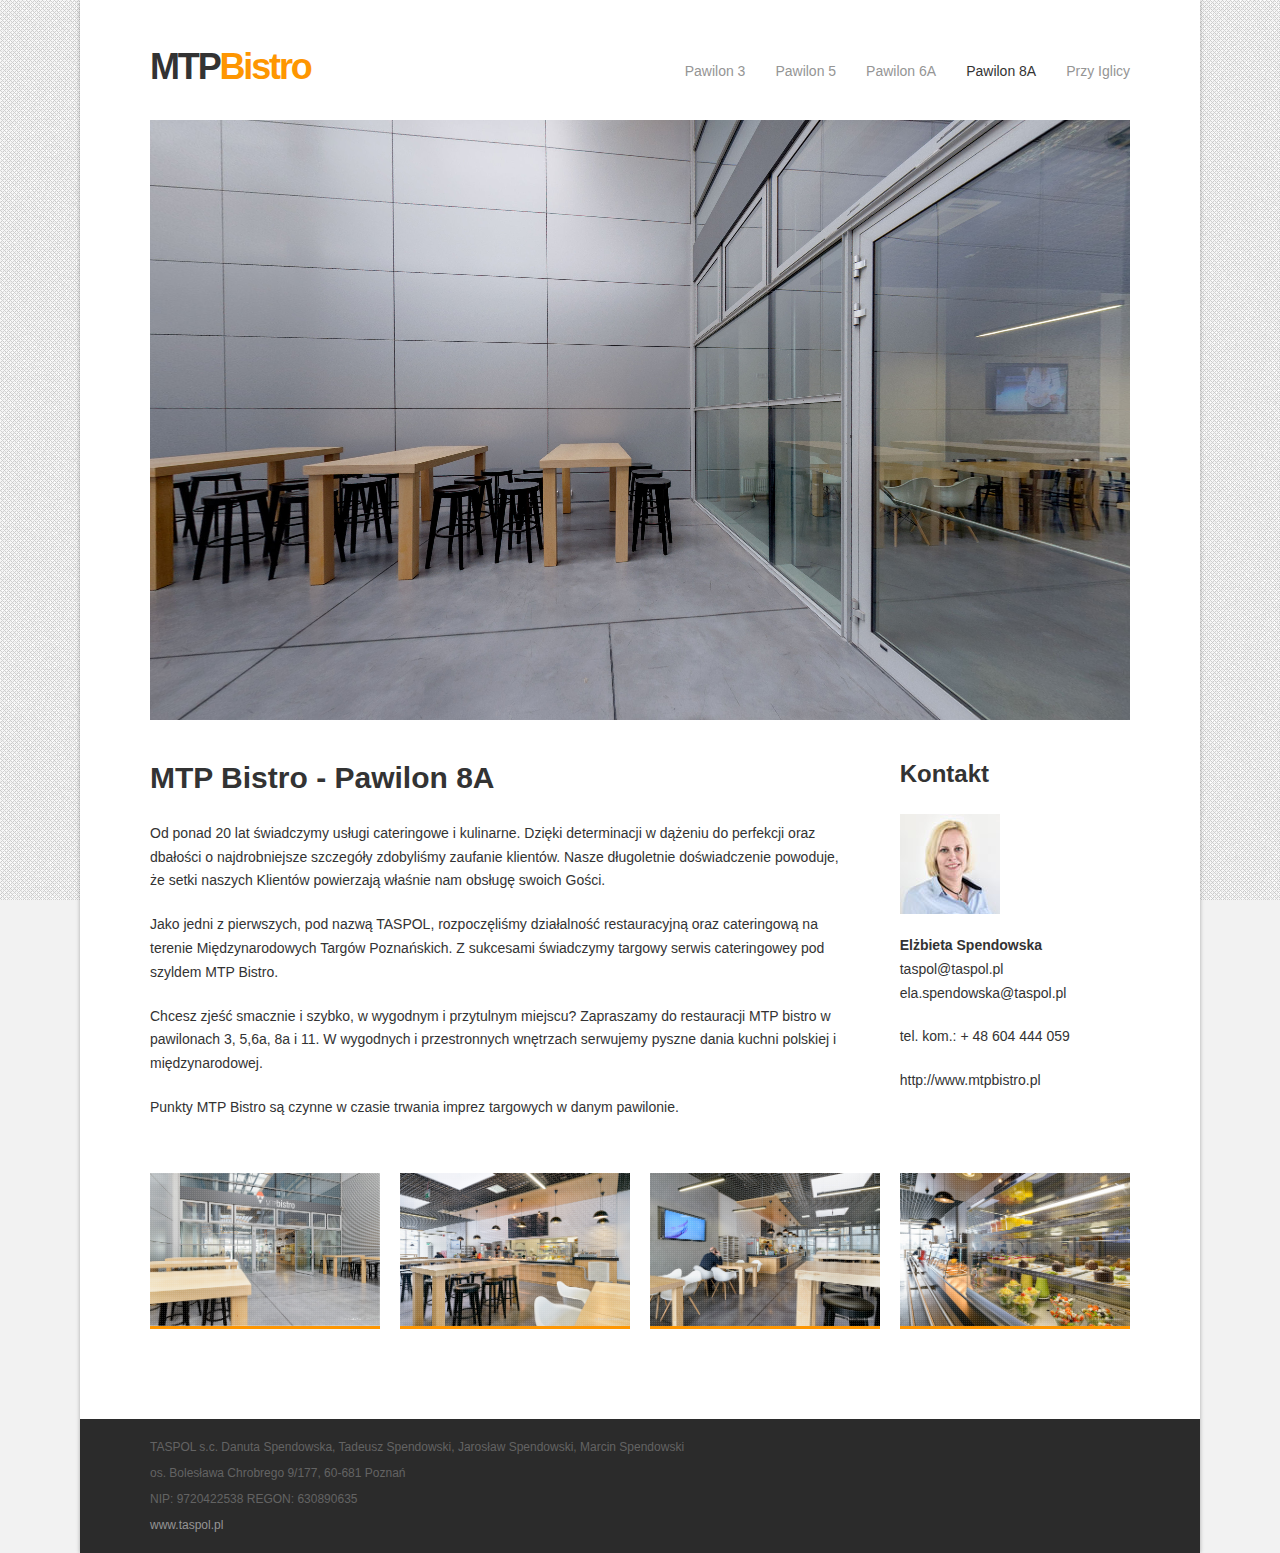
<file: pawilon8a/index.html>
<!DOCTYPE html>
<html lang="pl">

<head>
  <link rel="icon" href="../images/favicon.ico">
  <meta http-equiv="Content-Type" content="text/html; charset=UTF-8">
  <meta name="viewport" content="width=device-width, initial-scale=1">
  <title>MTP Bistro - Pawilon 8A</title>
  <meta name="keywords" content="restauracje targowe, międzynarodowe targi poznańskie, mtp cafe, mtp bistro">
  <meta name="description" content="Czas na dobre jesdzenie. Restauracje targowe zapraszają!">
  <link rel="stylesheet" href="../css/style.css" media="screen" />
  <link rel="stylesheet" href="../css/boxed.css" media="screen" id="layout" />
  <link rel="stylesheet" href="../css/colors/color-orange.css" media="screen" id="colors" />
  <link rel="stylesheet" href="../css/flexslider.css" media="screen" />
  <link rel="stylesheet" href="../css/magnific-popup.css" media="screen" />
  <link rel="stylesheet" href="../css/revslider.css" media="screen" />
  <link rel="stylesheet" href="../css/font-awesome.css" media="screen" />
  <link rel="stylesheet" href="../css/zocial.css" media="screen" />
  <link rel="stylesheet" href="../css/responsive.css" media="screen" />
  <script src="../js/jquery-1.8.2.min.js"></script>
  <script src="../js/jquery.themepunch.plugins.min.js"></script>
  <script src="../js/jquery.themepunch.revolution.min.js"></script>
  <script src="../js/jquery.ui.widget.min.js"></script>
  <script src="../js/jquery.ui.accordion.min.js"></script>
  <script src="../js/jquery.ui.tabs.min.js"></script>
  <script src="../js/jquery.easing-1.3.min.js"></script>
  <script src="../js/jquery.fitvid.js"></script>
  <script src="../js/jquery.magnific-popup.min.js"></script>
  <script src="../js/jquery.flexslider-min.js"></script>
  <script src="../js/jquery.isotope.min.js"></script>
  <script src="../js/jquery.imagesloaded.min.js"></script>
  <script src="../js/jquery.infinitescroll.min.js"></script>
  <script src="../js/jquery.jcarousel.min.js"></script>
  <script src="../js/jquery.jtweetsanywhere-1.3.1.min.js"></script>
  <script src="../js/jquery.touchSwipe.min.js"></script>
  <script src="../js/jquery.validate.min.js"></script>
  <script src="../js/jquery.zflickrfeed.min.js"></script>
  <script src="../js/respond.min.js"></script>
  <script src="../js/selectnav.min.js"></script>
  <!--<script src="https://maps.google.com/maps/api/js?sensor=false"></script>-->
  <script src="../js/custom.js"></script>
  <link rel="stylesheet" type="text/css" href="../css/styleselector.css">
  <script src="../js/styleselector.js"></script>
  <script>
    (function (i, s, o, g, r, a, m) {
    i['GoogleAnalyticsObject'] = r; i[r] = i[r] || function () {
      (i[r].q = i[r].q || []).push(arguments)
    }, i[r].l = 1 * new Date(); a = s.createElement(o),
      m = s.getElementsByTagName(o)[0]; a.async = 1; a.src = g; m.parentNode.insertBefore(a, m)
    })(window, document, 'script', 'https://www.google-analytics.com/analytics.js', 'ga');

    ga('create', 'UA-75463124-2', 'auto');
    ga('send', 'pageview');

  </script>
</head>

<body onLoad="initGmap()">
  <div id="fb-root"></div>
  <script>(function (d, s, id) {
      var js, fjs = d.getElementsByTagName(s)[0];
      if (d.getElementById(id)) return;
      js = d.createElement(s); js.id = id;
      js.src = "//connect.facebook.net/pl_PL/sdk.js#xfbml=1&version=v2.5&appId=424592594228874";
      fjs.parentNode.insertBefore(js, fjs);
    }(document, 'script', 'facebook-jssdk'));</script>
  <div id="body-wrapper">
    <div id="header" class="container"> <a href="../" id="logo">MTP<span>Bistro</span></a>
      <ul id="navigation">
        <li> <a href="../pawilon3">Pawilon 3</a> </li>
        <li> <a href="../pawilon5">Pawilon 5</a> </li>
        <li> <a href="../pawilon6a/">Pawilon 6A</a> </li>
        <li class="current"> <a href=".">Pawilon 8A</a> </li>
        <li> <a href="../przyiglicy/">Przy Iglicy</a> </li>
      </ul>
    </div>
    <iframe src="pano/" width="100%" height="600" allowfullscreen="true" webkitallowfullscreen="true"
      mozallowfullscreen="true" oallowfullscreen="true" msallowfullscreen="true" frameborder="0" scrolling="no"
      marginheight="0" marginwidth="0"> </iframe>
    <hr class="sep30">
    <div id="content" class="container">
      <div id="main">
        <h1 class="headline">MTP Bistro - Pawilon 8A</h1>
        <p>Od ponad 20 lat świadczymy usługi cateringowe i kulinarne. Dzięki determinacji w dążeniu do perfekcji oraz
          dbałości o najdrobniejsze szczegóły zdobyliśmy zaufanie klientów. Nasze długoletnie doświadczenie powoduje, że
          setki naszych Klientów powierzają właśnie nam obsługę swoich Gości.</p>
        <p> Jako jedni z pierwszych, pod nazwą TASPOL, rozpoczęliśmy działalność restauracyjną oraz cateringową na
          terenie Międzynarodowych Targów Poznańskich. Z sukcesami świadczymy targowy serwis cateringowey pod szyldem
          MTP Bistro.</p>
        <p>Chcesz zjeść smacznie i szybko, w wygodnym i przytulnym miejscu? Zapraszamy do restauracji MTP bistro w
          pawilonach 3, 5,6a, 8a i 11. W wygodnych i przestronnych wnętrzach serwujemy pyszne dania kuchni polskiej i
          międzynarodowej.</p>
        <p>Punkty MTP Bistro są czynne w czasie trwania imprez targowych w danym pawilonie.<br>
        </p>
      </div>
      <div id="sidebar">
        <div class="-widget -widget_text">
          <h3 class="headline">Kontakt</h3>
          <p><img src="../images/content/elzbieta.jpg" width="100" height="100" alt="elzbieta"> </p>
          <p><strong>Elżbieta Spendowska</strong><br>
            <a href="mailto:taspol@taspol.pl">taspol@taspol.pl</a><br>
            <a href="mailto:ela.spendowska@taspol.pl">ela.spendowska@taspol.pl</a></p>
          <p class="phone">
            tel. kom.: + 48 604 444 059
          </p>
          <p class="www"><a href="http://www.mtpbistro.pl" target="_blank">http://www.mtpbistro.pl</a></p>
          <hr class="sep30">
        </div>
        <hr class="sep30">
      </div>
    </div>
    <div class="project-carousel fullwidth-padding clearfix"> <a id="project-prev" class="jcarousel-prev" href="#"><i
          class="icon-chevron-left"></i></a> <a id="project-next" class="jcarousel-next" href="#"><i
          class="icon-chevron-right"></i></a>
      <ul>
        <li class="project-item"> <img src="../images/content/pawilon8a/1600980024.jpg" alt="" />
          <div class="overlay"></div>
          <div class="mask"> <a href="../images/content/pawilon8a/1600980024.jpg" class="icon-image folio"
              rel="gallery"><i class="icon-search"></i></a> </div>
        </li>
        <li class="project-item"> <img src="../images/content/pawilon8a/1600980012.jpg" alt="" />
          <div class="overlay"></div>
          <div class="mask"> <a href="../images/content/pawilon8a/1600980012.jpg" class="icon-image folio"
              rel="gallery"><i class="icon-search"></i></a> </div>
        </li>
        <li class="project-item"> <img src="../images/content/pawilon8a/1600980038.jpg" alt="" />
          <div class="overlay"></div>
          <div class="mask"> <a href="../images/content/pawilon8a/1600980038.jpg" class="icon-image folio"
              rel="gallery"><i class="icon-search"></i></a> </div>
        </li>
        <li class="project-item"> <img src="../images/content/pawilon8a/1600980018.jpg" alt="" />
          <div class="overlay"></div>
          <div class="mask"> <a href="../images/content/pawilon8a/1600980018.jpg" class="icon-image folio"
              rel="gallery"><i class="icon-search"></i></a> </div>
        </li>
        <li class="project-item"> <img src="../images/content/pawilon8a/1600980054.jpg" alt="" />
          <div class="overlay"></div>
          <div class="mask"> <a href="../images/content/pawilon8a/1600980054.jpg" class="icon-image folio"
              rel="gallery"><i class="icon-search"></i></a> </div>
        </li>
        <li class="project-item"> <img src="../images/content/pawilon8a/1600980028.jpg" alt="" />
          <div class="overlay"></div>
          <div class="mask"> <a href="../images/content/pawilon8a/1600980028.jpg" class="icon-image folio"
              rel="gallery"><i class="icon-search"></i></a> </div>
        </li>
      </ul>
    </div>
    <div id="footer" class="fullwidth">
      <div class="info">
        <div class="container">
          <div class="-one-half">
            <ul class="copyright">
              <li>TASPOL s.c. Danuta Spendowska, Tadeusz Spendowski, Jarosław Spendowski, Marcin Spendowski</li>
              <li>os. Bolesława Chrobrego 9/177, 60-681 Poznań</li>
              <li>NIP: 9720422538 REGON: 630890635</li>
              <li><a href="http://www.taspol.pl" target="_blank">www.taspol.pl</a></li>
            </ul>
          </div>
        </div>
      </div>
    </div>
  </div>
  <a href="#" id="back-to-top"><i class="icon-chevron-up"></i></a>
  <script type="text/javascript" src="//s7.addthis.com/js/300/addthis_widget.js#pubid=ra-56f83b8468687e43"></script>
  <script type="text/javascript">
    window.$uf || (function (d, s) {
      var uf = $uf = function (c) { uf._.push(c) }, $ = uf.s = d.createElement(s),
        e = d.getElementsByTagName(s)[0]; uf._ = []; uf.params = {}; $.async = !0;
      $.setAttribute("charset", "utf-8");
      $.src = 'https://node.unifiedfactory.com/40670b9d-eb13-4957-8a51-08220628f8d9';
      $.type = "text/javascript";
      e.parentNode.insertBefore($, e);
    })(document, "script");
  </script>
</body>

</html>
</file>
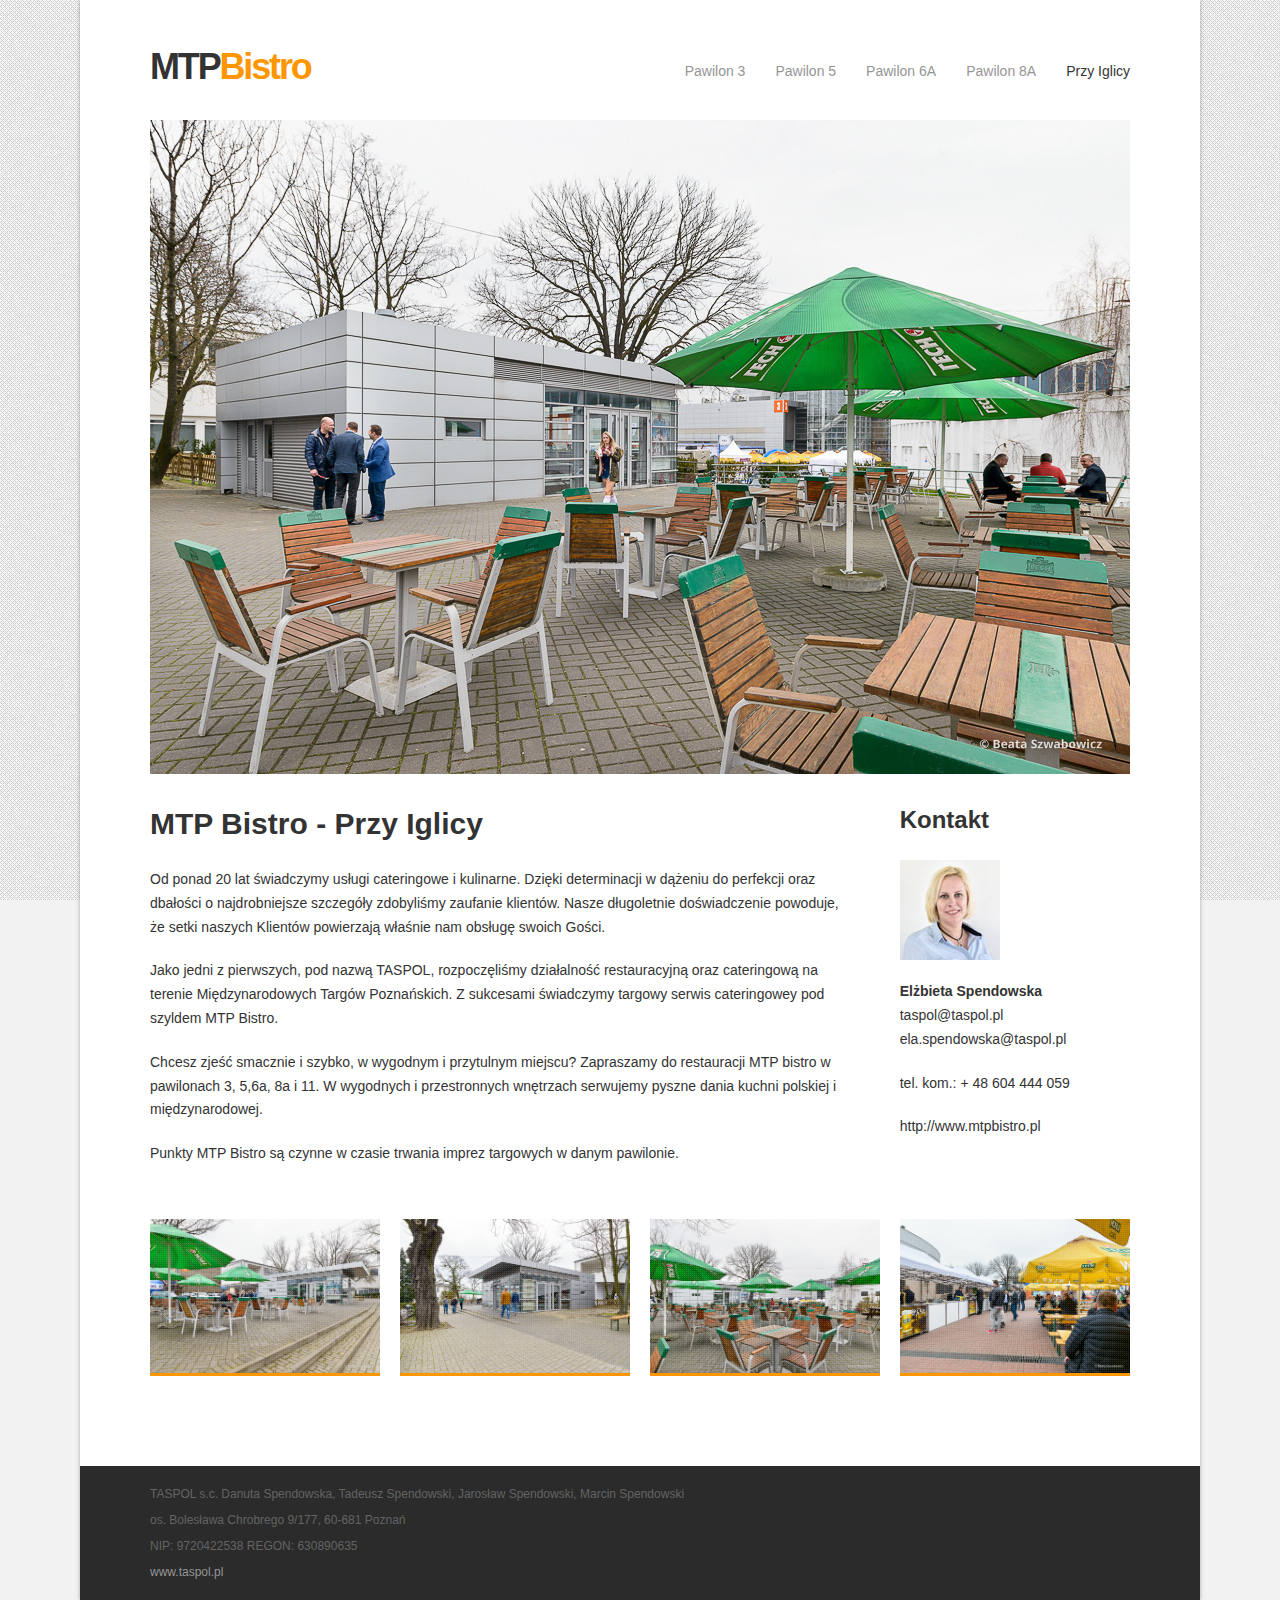
<file: przyiglicy/index.html>
<!DOCTYPE html>
<html lang="pl">

<head>
  <link rel="icon" href="../images/favicon.ico">
  <meta http-equiv="Content-Type" content="text/html; charset=UTF-8">
  <meta name="viewport" content="width=device-width, initial-scale=1">
  <title>MTP Bistro - Przy Iglicy</title>
  <meta name="keywords" content="restauracje targowe, międzynarodowe targi poznańskie, mtp cafe, mtp bistro">
  <meta name="description" content="Czas na dobre jesdzenie. Restauracje targowe zapraszają!">
  <link rel="stylesheet" href="../css/style.css" media="screen" />
  <link rel="stylesheet" href="../css/boxed.css" media="screen" id="layout" />
  <link rel="stylesheet" href="../css/colors/color-orange.css" media="screen" id="colors" />
  <link rel="stylesheet" href="../css/flexslider.css" media="screen" />
  <link rel="stylesheet" href="../css/magnific-popup.css" media="screen" />
  <link rel="stylesheet" href="../css/revslider.css" media="screen" />
  <link rel="stylesheet" href="../css/font-awesome.css" media="screen" />
  <link rel="stylesheet" href="../css/zocial.css" media="screen" />
  <link rel="stylesheet" href="../css/responsive.css" media="screen" />
  <script src="../js/jquery-1.8.2.min.js"></script>
  <script src="../js/jquery.themepunch.plugins.min.js"></script>
  <script src="../js/jquery.themepunch.revolution.min.js"></script>
  <script src="../js/jquery.ui.widget.min.js"></script>
  <script src="../js/jquery.ui.accordion.min.js"></script>
  <script src="../js/jquery.ui.tabs.min.js"></script>
  <script src="../js/jquery.easing-1.3.min.js"></script>
  <script src="../js/jquery.fitvid.js"></script>
  <script src="../js/jquery.magnific-popup.min.js"></script>
  <script src="../js/jquery.flexslider-min.js"></script>
  <script src="../js/jquery.isotope.min.js"></script>
  <script src="../js/jquery.imagesloaded.min.js"></script>
  <script src="../js/jquery.infinitescroll.min.js"></script>
  <script src="../js/jquery.jcarousel.min.js"></script>
  <script src="../js/jquery.jtweetsanywhere-1.3.1.min.js"></script>
  <script src="../js/jquery.touchSwipe.min.js"></script>
  <script src="../js/jquery.validate.min.js"></script>
  <script src="../js/jquery.zflickrfeed.min.js"></script>
  <script src="../js/respond.min.js"></script>
  <script src="../js/selectnav.min.js"></script>
  <script src="https://maps.google.com/maps/api/js?sensor=false"></script>
  <script src="../js/custom.js"></script>
  <link rel="stylesheet" type="text/css" href="../css/styleselector.css">
  <script src="../js/styleselector.js"></script>
  <script>
    (function (i, s, o, g, r, a, m) {
    i['GoogleAnalyticsObject'] = r; i[r] = i[r] || function () {
      (i[r].q = i[r].q || []).push(arguments)
    }, i[r].l = 1 * new Date(); a = s.createElement(o),
      m = s.getElementsByTagName(o)[0]; a.async = 1; a.src = g; m.parentNode.insertBefore(a, m)
    })(window, document, 'script', 'https://www.google-analytics.com/analytics.js', 'ga');

    ga('create', 'UA-75463124-2', 'auto');
    ga('send', 'pageview');

  </script>
</head>

<body onLoad="initGmap()">
  <div id="fb-root"></div>
  <script>(function (d, s, id) {
      var js, fjs = d.getElementsByTagName(s)[0];
      if (d.getElementById(id)) return;
      js = d.createElement(s); js.id = id;
      js.src = "//connect.facebook.net/pl_PL/sdk.js#xfbml=1&version=v2.5&appId=424592594228874";
      fjs.parentNode.insertBefore(js, fjs);
    }(document, 'script', 'facebook-jssdk'));</script>
  <div id="body-wrapper">
    <div id="header" class="container"> <a href="../" id="logo">MTP<span>Bistro</span></a>
      <ul id="navigation">
        <li> <a href="../pawilon3">Pawilon 3</a> </li>
        <li> <a href="../pawilon5">Pawilon 5</a> </li>
        <li> <a href="../pawilon6a">Pawilon 6A</a> </li>
        <li> <a href="../pawilon8a">Pawilon 8A</a> </li>
        <li class="current"> <a href=".">Przy Iglicy</a> </li>
      </ul>
    </div>
    <img src="../images/content/przyiglicy/1600980266.jpg" width="980" height="654" alt="bistro przy iglicy">
    <hr class="sep30">
    <div id="content" class="container">
      <div id="main">
        <h1 class="headline">MTP Bistro - Przy Iglicy</h1>
        <p>Od ponad 20 lat świadczymy usługi cateringowe i kulinarne. Dzięki determinacji w dążeniu do perfekcji oraz
          dbałości o najdrobniejsze szczegóły zdobyliśmy zaufanie klientów. Nasze długoletnie doświadczenie powoduje, że
          setki naszych Klientów powierzają właśnie nam obsługę swoich Gości.</p>
        <p> Jako jedni z pierwszych, pod nazwą TASPOL, rozpoczęliśmy działalność restauracyjną oraz cateringową na
          terenie Międzynarodowych Targów Poznańskich. Z sukcesami świadczymy targowy serwis cateringowey pod szyldem
          MTP Bistro.</p>
        <p>Chcesz zjeść smacznie i szybko, w wygodnym i przytulnym miejscu? Zapraszamy do restauracji MTP bistro w
          pawilonach 3, 5,6a, 8a i 11. W wygodnych i przestronnych wnętrzach serwujemy pyszne dania kuchni polskiej i
          międzynarodowej.</p>
        <p>Punkty MTP Bistro są czynne w czasie trwania imprez targowych w danym pawilonie.<br>
        </p>
      </div>
      <div id="sidebar">
        <div class="-widget -widget_text">
          <h3 class="headline">Kontakt</h3>
          <p><img src="../images/content/elzbieta.jpg" width="100" height="100" alt="elzbieta"> </p>
          <p><strong>Elżbieta Spendowska</strong><br>
            <a href="mailto:taspol@taspol.pl">taspol@taspol.pl</a><br>
            <a href="mailto:ela.spendowska@taspol.pl">ela.spendowska@taspol.pl</a></p>
          <p class="phone">
            tel. kom.: + 48 604 444 059
          </p>
          <p class="www"><a href="http://www.mtpbistro.pl" target="_blank">http://www.mtpbistro.pl</a></p>
          <hr class="sep30">
        </div>
        <hr class="sep30">
      </div>
    </div>
    <div class="project-carousel fullwidth-padding clearfix"> <a id="project-prev" class="jcarousel-prev" href="#"><i
          class="icon-chevron-left"></i></a> <a id="project-next" class="jcarousel-next" href="#"><i
          class="icon-chevron-right"></i></a>
      <ul>
        <li class="project-item"> <img src="../images/content/przyiglicy/1600980269.jpg" alt="" />
          <div class="overlay"></div>
          <div class="mask"> <a href="../images/content/przyiglicy/1600980269.jpg" class="icon-image folio"
              rel="gallery"><i class="icon-search"></i></a> </div>
        </li>
        <li class="project-item"> <img src="../images/content/przyiglicy/1600980271.jpg" alt="" />
          <div class="overlay"></div>
          <div class="mask"> <a href="../images/content/przyiglicy/1600980271.jpg" class="icon-image folio"
              rel="gallery"><i class="icon-search"></i></a> </div>
        </li>
        <li class="project-item"> <img src="../images/content/przyiglicy/1600980273.jpg" alt="" />
          <div class="overlay"></div>
          <div class="mask"> <a href="../images/content/przyiglicy/1600980273.jpg" class="icon-image folio"
              rel="gallery"><i class="icon-search"></i></a> </div>
        </li>
        <li class="project-item"> <img src="../images/content/ogrodki/1600980265.jpg" alt="" />
          <div class="overlay"></div>
          <div class="mask"> <a href="../images/content/ogrodki/1600980265.jpg" class="icon-image folio"
              rel="gallery"><i class="icon-search"></i></a> </div>
        </li>
        <li class="project-item"> <img src="../images/content/ogrodki/1600980262.jpg" alt="" />
          <div class="overlay"></div>
          <div class="mask"> <a href="../images/content/ogrodki/1600980262.jpg" class="icon-image folio"
              rel="gallery"><i class="icon-search"></i></a> </div>
        </li>
        <li class="project-item"> <img src="../images/content/ogrodki/1600980264.jpg" alt="" />
          <div class="overlay"></div>
          <div class="mask"> <a href="../images/content/ogrodki/1600980264.jpg" class="icon-image folio"
              rel="gallery"><i class="icon-search"></i></a> </div>
        </li>
      </ul>
    </div>
    <div id="footer" class="fullwidth">
      <div class="info">
        <div class="container">
          <div class="-one-half">
            <ul class="copyright">
              <li>TASPOL s.c. Danuta Spendowska, Tadeusz Spendowski, Jarosław Spendowski, Marcin Spendowski</li>
              <li>os. Bolesława Chrobrego 9/177, 60-681 Poznań</li>
              <li>NIP: 9720422538 REGON: 630890635</li>
              <li><a href="http://www.taspol.pl" target="_blank">www.taspol.pl</a></li>
            </ul>
          </div>
        </div>
      </div>
    </div>
  </div>
  <a href="#" id="back-to-top"><i class="icon-chevron-up"></i></a>
  <script type="text/javascript" src="//s7.addthis.com/js/300/addthis_widget.js#pubid=ra-56f83b8468687e43"></script>
  <script type="text/javascript">
    window.$uf || (function (d, s) {
      var uf = $uf = function (c) { uf._.push(c) }, $ = uf.s = d.createElement(s),
        e = d.getElementsByTagName(s)[0]; uf._ = []; uf.params = {}; $.async = !0;
      $.setAttribute("charset", "utf-8");
      $.src = 'https://node.unifiedfactory.com/40670b9d-eb13-4957-8a51-08220628f8d9';
      $.type = "text/javascript";
      e.parentNode.insertBefore($, e);
    })(document, "script");
  </script>
</body>

</html>
</file>
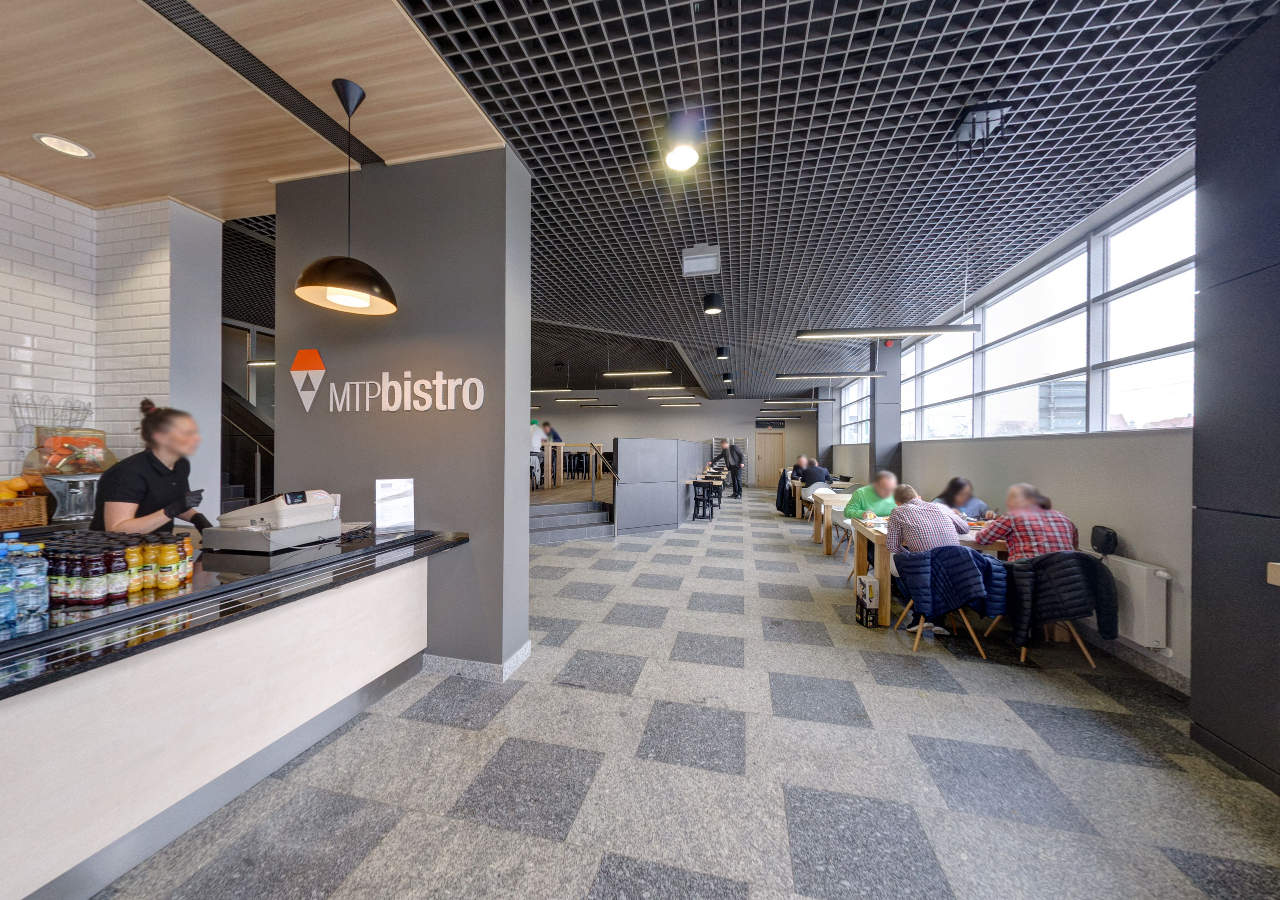
<file: pawilon3/pano/index.html>
<!DOCTYPE HTML PUBLIC "-//W3C//DTD HTML 4.01//EN" "http://www.w3.org/TR/html4/strict.dtd">
<html>
<head>
<meta http-equiv="Content-type" content="text/html;charset=UTF-8">
<meta name="generator" content="PTGui" />
<meta name="viewport" content="width=800,user-scalable=false" />
<title>Panorama</title>

<!-- -------------   style sheet:   ------------ -->
<style type="text/css">
html, body {
	width: 100%;
	height: 100%;
}
body {
	font-family: Verdana, Arial, Helvetica, Sans-Serif;
	font-size: 8pt;
	margin: 0px;
}
h1 {
	font-size: 12pt;
	display: inline;
}
body, td {
	font-family: Verdana, Arial, Helvetica, Sans-Serif;
	font-size: 10pt;
}
#maintable {
	height: 100%;
	width: 100%;
	padding-left: 20px;
	padding-right: 20px;
}
#toptd {
	text-align: center;
	padding: 10px 20px 10px 20px;
}
#middletd {
	height: 100%;
	width: 100%;
	text-align: center;
}
#bottomtd {
	text-align: center;
	padding: 10px 25px 15px 25px
}
#mypanoviewer {
	height: 100%;
	width: 100%;
	-webkit-box-shadow: 5px 5px 10px rgb(180,180,180);
	-moz-box-shadow: 5px 5px 10px rgb(180,180,180);
	box-shadow: 5px 5px 10px rgb(180,180,180);
}
#notice, #notice A:link, #notice A:visited, #notice A:active, #notice A:hover {
	font-size: 7pt;
	color: rgb(160,160,160);
	text-align: right;
	padding-top: 5px;
	text-decoration: none;
}
#notice A:hover {
	text-decoration: underline;
}
</style>

<!--[if lte IE 8]>
<style type="text/css">
/* Internet Explorer cannot fill a table row up to the remaining height; scrollbars will appear
  therefore set the middle row to only 70% :
*/  
#middletd {
	height:70%;
}
</style>
<![endif]-->

<!-- -------------   code to embed the panorama viewer:   ------------ -->
<script type="text/javascript" src="PTGuiViewer.js"></script>
<script type="text/javascript">
//<![CDATA[

// create a new viewer object:
var viewer=new PTGuiViewer();

// point to the location of the flash viewer (PTGuiViewer.swf)
// this should be relative to the location of the current HTML document
viewer.setSwfUrl("PTGuiViewer.swf");

// What to do if both Flash and the native viewer can be used:
// use viewer.preferHtmlViewer() if you prefer to use the native HTML viewer 
// use viewer.preferFlashViewer() if you prefer to use the native HTML viewer 
// when Flash is available.
viewer.preferHtmlViewer();
// viewer.preferFlashViewer();

// set parameters for the viewer:
viewer.setVars({
  pano: "04_",
  format: "14faces",
  pan: 0,
  minpan: -180,
  maxpan: 180,
  tilt:0,
  mintilt: -90,
  maxtilt: 90,
  fov: 130,
  minfov: 10,
  maxfov: 120,
  autorotatespeed: 2,
  autorotatedelay: 5,
  maxiosdimension: 567,
  showfullscreenbutton_flash: 0,
  showfullscreenbutton_html: 0,
  enablegyroscope: 0
});

// and embed the viewer
// The remainder of this HTML document should contain an element with the id mentioned here
// (e.g. <div id="..."> )
// The viewer will be embedded as a child of that element

viewer.embed("mypanoviewer");

//]]>
</script>
<!-- -------------  that's all!  ------------ -->
</head>

<body>
<div id="mypanoviewer"></div>
</body>
</html>
</file>
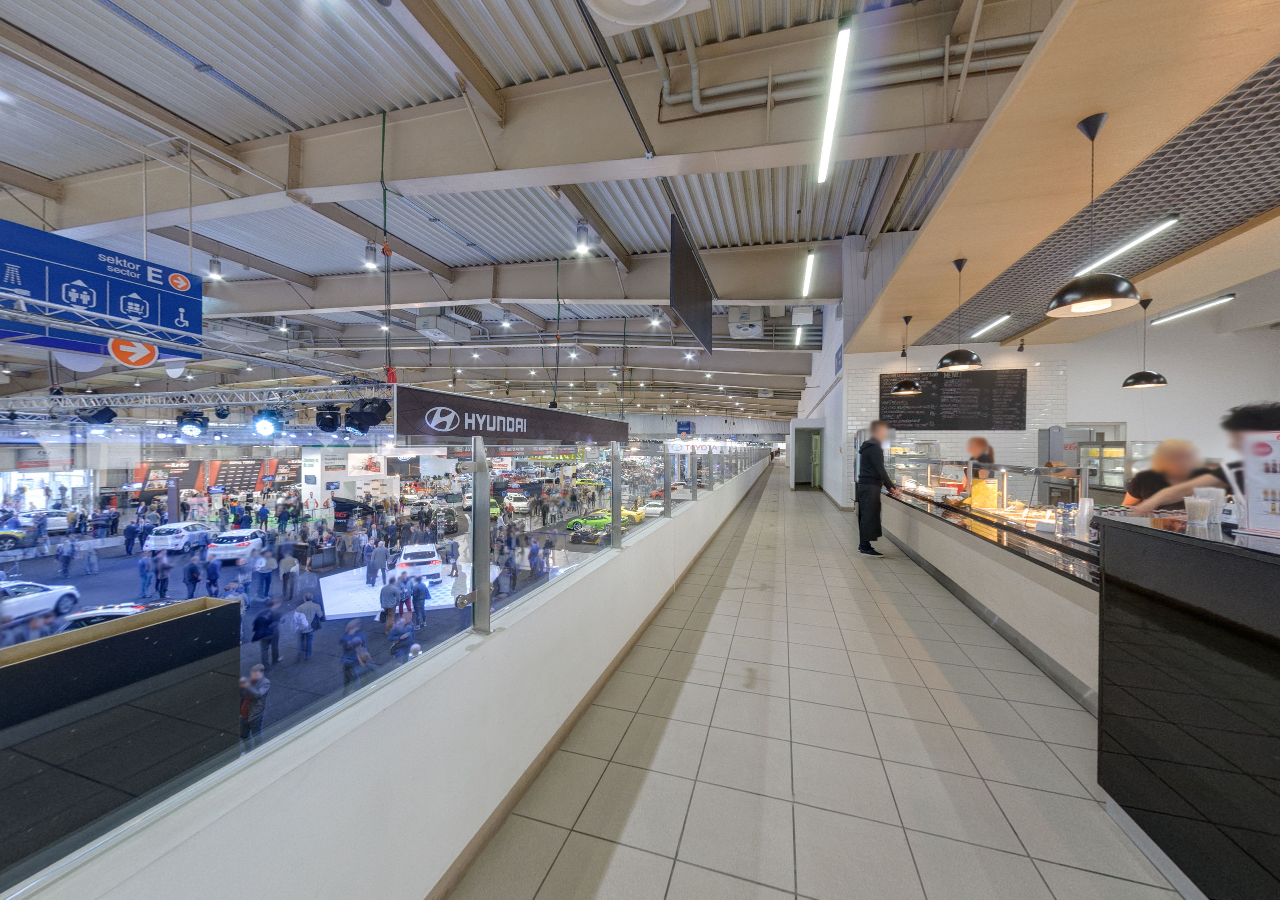
<file: pawilon5/pano/index.html>
<!DOCTYPE HTML PUBLIC "-//W3C//DTD HTML 4.01//EN" "http://www.w3.org/TR/html4/strict.dtd">
<html>
<head>
<meta http-equiv="Content-type" content="text/html;charset=UTF-8">
<meta name="generator" content="PTGui" />
<meta name="viewport" content="width=800,user-scalable=false" />
<title>Panorama</title>

<!-- -------------   style sheet:   ------------ -->
<style type="text/css">
html, body {
	width: 100%;
	height: 100%;
}
body {
	font-family: Verdana, Arial, Helvetica, Sans-Serif;
	font-size: 8pt;
	margin: 0px;
}
h1 {
	font-size: 12pt;
	display: inline;
}
body, td {
	font-family: Verdana, Arial, Helvetica, Sans-Serif;
	font-size: 10pt;
}
#maintable {
	height: 100%;
	width: 100%;
	padding-left: 20px;
	padding-right: 20px;
}
#toptd {
	text-align: center;
	padding: 10px 20px 10px 20px;
}
#middletd {
	height: 100%;
	width: 100%;
	text-align: center;
}
#bottomtd {
	text-align: center;
	padding: 10px 25px 15px 25px
}
#mypanoviewer {
	height: 100%;
	width: 100%;
	-webkit-box-shadow: 5px 5px 10px rgb(180,180,180);
	-moz-box-shadow: 5px 5px 10px rgb(180,180,180);
	box-shadow: 5px 5px 10px rgb(180,180,180);
}
#notice, #notice A:link, #notice A:visited, #notice A:active, #notice A:hover {
	font-size: 7pt;
	color: rgb(160,160,160);
	text-align: right;
	padding-top: 5px;
	text-decoration: none;
}
#notice A:hover {
	text-decoration: underline;
}
</style>

<!--[if lte IE 8]>
<style type="text/css">
/* Internet Explorer cannot fill a table row up to the remaining height; scrollbars will appear
  therefore set the middle row to only 70% :
*/  
#middletd {
	height:70%;
}
</style>
<![endif]-->

<!-- -------------   code to embed the panorama viewer:   ------------ -->
<script type="text/javascript" src="PTGuiViewer.js"></script>
<script type="text/javascript">
//<![CDATA[

// create a new viewer object:
var viewer=new PTGuiViewer();

// point to the location of the flash viewer (PTGuiViewer.swf)
// this should be relative to the location of the current HTML document
viewer.setSwfUrl("PTGuiViewer.swf");

// What to do if both Flash and the native viewer can be used:
// use viewer.preferHtmlViewer() if you prefer to use the native HTML viewer 
// use viewer.preferFlashViewer() if you prefer to use the native HTML viewer 
// when Flash is available.
viewer.preferHtmlViewer();
// viewer.preferFlashViewer();

// set parameters for the viewer:
viewer.setVars({
  pano: "03_",
  format: "14faces",
  pan: 0,
  minpan: -180,
  maxpan: 180,
  tilt:0,
  mintilt: -90,
  maxtilt: 90,
  fov: 130,
  minfov: 10,
  maxfov: 120,
  autorotatespeed: 2,
  autorotatedelay: 5,
  maxiosdimension: 567,
  showfullscreenbutton_flash: 0,
  showfullscreenbutton_html: 0,
  enablegyroscope: 0
});

// and embed the viewer
// The remainder of this HTML document should contain an element with the id mentioned here
// (e.g. <div id="..."> )
// The viewer will be embedded as a child of that element

viewer.embed("mypanoviewer");

//]]>
</script>
<!-- -------------  that's all!  ------------ -->
</head>

<body>
<div id="mypanoviewer"></div>
</body>
</html>
</file>
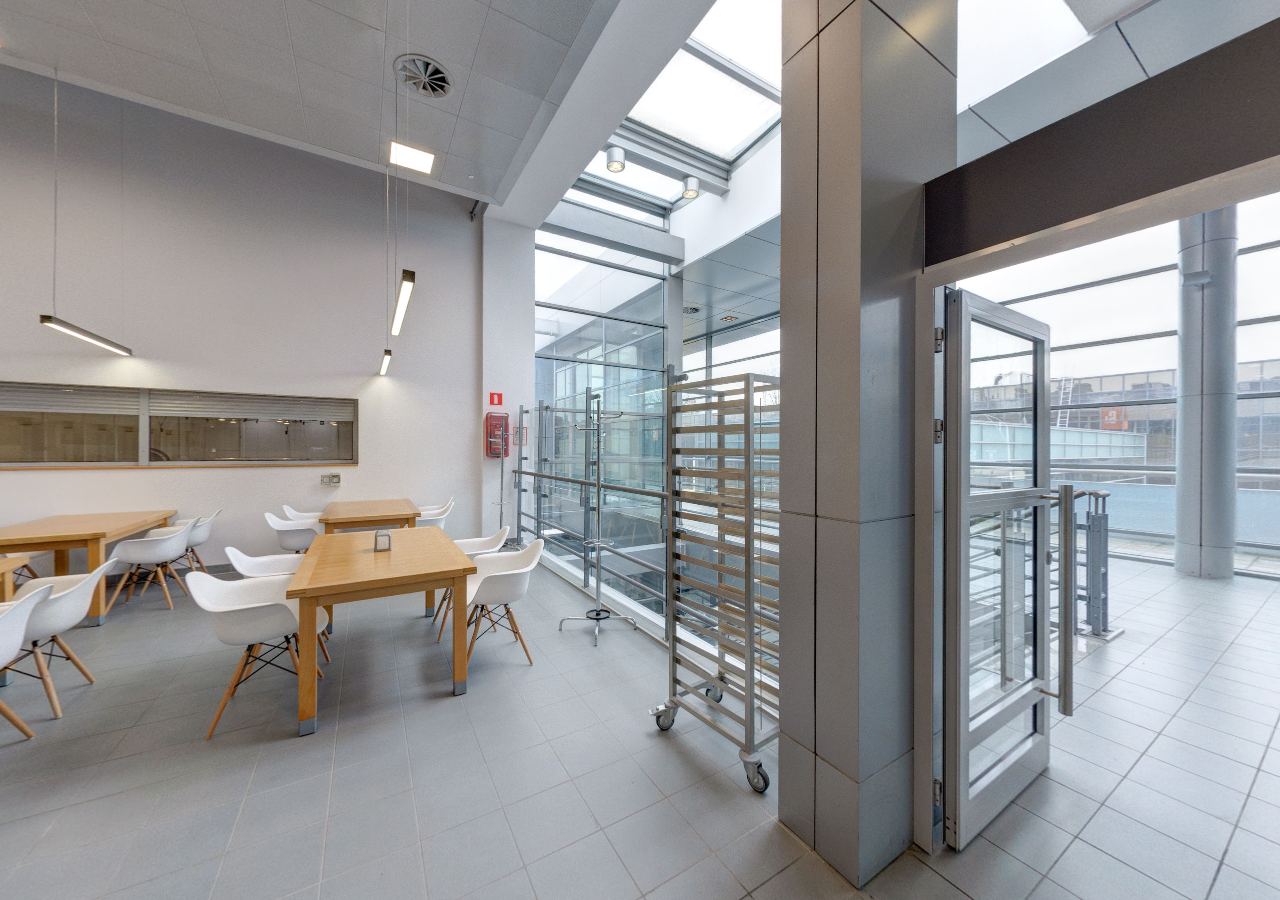
<file: pawilon6a/pano/index.html>
<!DOCTYPE HTML PUBLIC "-//W3C//DTD HTML 4.01//EN" "http://www.w3.org/TR/html4/strict.dtd">
<html>
<head>
<meta http-equiv="Content-type" content="text/html;charset=UTF-8">
<meta name="generator" content="PTGui" />
<meta name="viewport" content="width=800,user-scalable=false" />
<title>Panorama</title>

<!-- -------------   style sheet:   ------------ -->
<style type="text/css">
html, body {
	width: 100%;
	height: 100%;
}
body {
	font-family: Verdana, Arial, Helvetica, Sans-Serif;
	font-size: 8pt;
	margin: 0px;
}
h1 {
	font-size: 12pt;
	display: inline;
}
body, td {
	font-family: Verdana, Arial, Helvetica, Sans-Serif;
	font-size: 10pt;
}
#maintable {
	height: 100%;
	width: 100%;
	padding-left: 20px;
	padding-right: 20px;
}
#toptd {
	text-align: center;
	padding: 10px 20px 10px 20px;
}
#middletd {
	height: 100%;
	width: 100%;
	text-align: center;
}
#bottomtd {
	text-align: center;
	padding: 10px 25px 15px 25px
}
#mypanoviewer {
	height: 100%;
	width: 100%;
	-webkit-box-shadow: 5px 5px 10px rgb(180,180,180);
	-moz-box-shadow: 5px 5px 10px rgb(180,180,180);
	box-shadow: 5px 5px 10px rgb(180,180,180);
}
#notice, #notice A:link, #notice A:visited, #notice A:active, #notice A:hover {
	font-size: 7pt;
	color: rgb(160,160,160);
	text-align: right;
	padding-top: 5px;
	text-decoration: none;
}
#notice A:hover {
	text-decoration: underline;
}
</style>

<!--[if lte IE 8]>
<style type="text/css">
/* Internet Explorer cannot fill a table row up to the remaining height; scrollbars will appear
  therefore set the middle row to only 70% :
*/  
#middletd {
	height:70%;
}
</style>
<![endif]-->

<!-- -------------   code to embed the panorama viewer:   ------------ -->
<script type="text/javascript" src="PTGuiViewer.js"></script>
<script type="text/javascript">
//<![CDATA[

// create a new viewer object:
var viewer=new PTGuiViewer();

// point to the location of the flash viewer (PTGuiViewer.swf)
// this should be relative to the location of the current HTML document
viewer.setSwfUrl("PTGuiViewer.swf");

// What to do if both Flash and the native viewer can be used:
// use viewer.preferHtmlViewer() if you prefer to use the native HTML viewer 
// use viewer.preferFlashViewer() if you prefer to use the native HTML viewer 
// when Flash is available.
viewer.preferHtmlViewer();
// viewer.preferFlashViewer();

// set parameters for the viewer:
viewer.setVars({
  pano: "02_",
  format: "14faces",
  pan: 0,
  minpan: -180,
  maxpan: 180,
  tilt:0,
  mintilt: -90,
  maxtilt: 90,
  fov: 130,
  minfov: 10,
  maxfov: 120,
  autorotatespeed: 2,
  autorotatedelay: 5,
  maxiosdimension: 567,
  showfullscreenbutton_flash: 0,
  showfullscreenbutton_html: 0,
  enablegyroscope: 0
});

// and embed the viewer
// The remainder of this HTML document should contain an element with the id mentioned here
// (e.g. <div id="..."> )
// The viewer will be embedded as a child of that element

viewer.embed("mypanoviewer");

//]]>
</script>
<!-- -------------  that's all!  ------------ -->
</head>

<body>
<div id="mypanoviewer"></div>
</body>
</html>
</file>
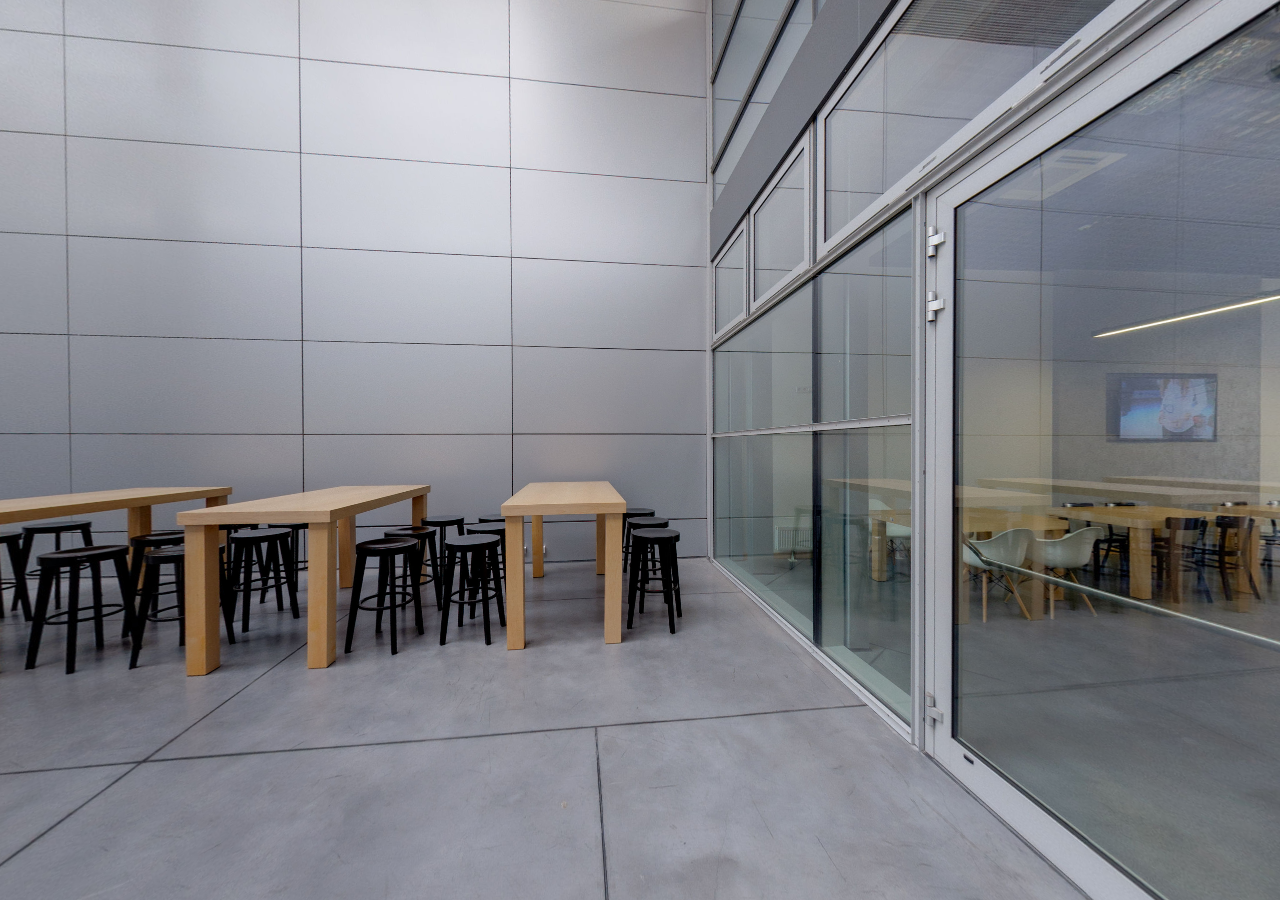
<file: pawilon8a/pano/index.html>
<!DOCTYPE HTML PUBLIC "-//W3C//DTD HTML 4.01//EN" "http://www.w3.org/TR/html4/strict.dtd">
<html>
<head>
<meta http-equiv="Content-type" content="text/html;charset=UTF-8">
<meta name="viewport" content="width=800,user-scalable=false" />

<!-- -------------   style sheet:   ------------ -->
<style type="text/css">
html, body {
	width: 100%;
	height: 100%;
}
body {
	font-family: Verdana, Arial, Helvetica, Sans-Serif;
	font-size: 8pt;
	margin: 0px;
}
h1 {
	font-size: 12pt;
	display: inline;
}
body, td {
	font-family: Verdana, Arial, Helvetica, Sans-Serif;
	font-size: 10pt;
}
#maintable {
	height: 100%;
	width: 100%;
	padding-left: 20px;
	padding-right: 20px;
}
#toptd {
	text-align: center;
	padding: 10px 20px 10px 20px;
}
#middletd {
	height: 100%;
	width: 100%;
	text-align: center;
}
#bottomtd {
	text-align: center;
	padding: 10px 25px 15px 25px
}
#mypanoviewer {
	height: 100%;
	width: 100%;
	-webkit-box-shadow: 5px 5px 10px rgb(180,180,180);
	-moz-box-shadow: 5px 5px 10px rgb(180,180,180);
	box-shadow: 5px 5px 10px rgb(180,180,180);
}
#notice, #notice A:link, #notice A:visited, #notice A:active, #notice A:hover {
	font-size: 7pt;
	color: rgb(160,160,160);
	text-align: right;
	padding-top: 5px;
	text-decoration: none;
}
#notice A:hover {
	text-decoration: underline;
}
</style>

<!--[if lte IE 8]>
<style type="text/css">
/* Internet Explorer cannot fill a table row up to the remaining height; scrollbars will appear
  therefore set the middle row to only 70% :
*/  
#middletd {
	height:70%;
}
</style>
<![endif]-->

<!-- -------------   code to embed the panorama viewer:   ------------ -->
<script type="text/javascript" src="PTGuiViewer.js"></script>
<script type="text/javascript">
//<![CDATA[

// create a new viewer object:
var viewer=new PTGuiViewer();

// point to the location of the flash viewer (PTGuiViewer.swf)
// this should be relative to the location of the current HTML document
viewer.setSwfUrl("PTGuiViewer.swf");

// What to do if both Flash and the native viewer can be used:
// use viewer.preferHtmlViewer() if you prefer to use the native HTML viewer 
// use viewer.preferFlashViewer() if you prefer to use the native HTML viewer 
// when Flash is available.
viewer.preferHtmlViewer();
// viewer.preferFlashViewer();

// set parameters for the viewer:
viewer.setVars({
  pano: "2_",
  format: "14faces",
  pan: 0,
  minpan: -180,
  maxpan: 180,
  tilt:0,
  mintilt: -90,
  maxtilt: 90,
  fov: 130,
  minfov: 10,
  maxfov: 120,
  autorotatespeed: 2,
  autorotatedelay: 5,
  maxiosdimension: 567,
  showfullscreenbutton_flash: 0,
  showfullscreenbutton_html: 0,
  enablegyroscope: 0
});

// and embed the viewer
// The remainder of this HTML document should contain an element with the id mentioned here
// (e.g. <div id="..."> )
// The viewer will be embedded as a child of that element

viewer.embed("mypanoviewer");

//]]>
</script>
<!-- -------------  that's all!  ------------ -->
</head>

<body>
<div id="mypanoviewer"></div>
</body>
</html>
</file>
<file: css/boxed.css>
/* ----------------------------------------------------------------------------- */
/*  Boxed Layout
/* ----------------------------------------------------------------------------- */


    .bg-cover {
        background-attachment: fixed;
        background-position: 50% 50%;
        /*background-size: cover;*/
        background-repeat: repeat;
    }
    body {
        background: url(../images/backgrounds/lghtmesh.png);
    }
    #body-wrapper {
        left: 50%;
        margin-left: -560px;
        padding: 0 70px;
        width: 980px;
        -webkit-box-shadow: 0 0 4px rgba(0,0,0,.3);
                box-shadow: 0 0 4px rgba(0,0,0,.3);
    }





/* ------------------------------------------------------------------------------- */
/*  Media Queries
/* ------------------------------------------------------------------------------- */


/* Standard 960 or larger (browsers) */
@media only screen and (min-width: 960px) {

}



/* Smaller than standard 960 (devices and browsers) */
@media only screen and (max-width: 979px) {

    #body-wrapper {
        margin-left: -404px;
        width: 708px;
        padding: 0 50px;
    }
    .fullwidth {
        margin-right: -50px !important;
        margin-left: -50px !important;
    }
    .fullwidth-padding {
        margin-right: -50px !important;
        margin-left: -50px !important;
        padding-right: 50px !important;
        padding-left: 50px !important;
    }

}



/* Tablet Portrait size to standard 960 (devices and browsers) */
@media only screen and (min-width: 768px) and (max-width: 959px) {

}



/* All Mobile Sizes (devices and browser) */
@media only screen and (max-width: 767px) { 

    #body-wrapper {
        margin-left: -250px;
        width: 440px;
        padding: 0 30px;
    }
    .fullwidth {
        margin-right: -30px !important;
        margin-left: -30px !important;
    }
    .fullwidth-padding {
        margin-right: -30px !important;
        margin-left: -30px !important;
        padding-right: 30px !important;
        padding-left: 30px !important;
    }

}



/* Mobile Landscape Size to Tablet Portrait (devices and browsers) */
@media only screen and (min-width: 480px) and (max-width: 767px) {

}



/* Mobile Portrait Size to Mobile Landscape Size (devices and browsers) */
@media only screen and (max-width: 479px) {

    #body-wrapper {
        margin-left: -165px;
        width: 280px;
        padding: 0 25px;
    }
    .fullwidth {
        margin-right: -25px !important;
        margin-left: -25px !important;
    }
    .fullwidth-padding {
        margin-right: -25px !important;
        margin-left: -25px !important;
        padding-right: 25px !important;
        padding-left: 25px !important;
    }

}
</file>
<file: css/colors/color-orange.css>
html {
        background: #f2f2f2;
    }


    .revslider .caption.big_black {
        color: #fff !important;
    }


    .page-title {
        color: #333;
    }


    #logo span,
    #footer .logo span,
    a:hover, a > *:hover,
    .member-social-links a:hover,
    blockquote .person .accent,
    .service-icon,
    .member-info h4,
    .accordion-button.ui-state-active,
    .post-meta a:hover,
    .comment .reply:hover,
    .post-block .post-entry h2,
    .project-item .thumb-item-title h6 a,
    #sidebar .widget_categories li a:hover,
    #footer .widget_categories li a:hover,
    #footer .widget_recent_entries a:hover,
    #sidebar .jta-tweet-timestamp-link:hover,
    #footer .jta-tweet-timestamp-link:hover,
    #sidebar .jta-tweet-text a:hover,
    #footer a:hover,
    .social-links li a:hover,
    .content-social-links li a:hover {
        color: #fe9601;
    }


    .revslider-wrapper,
    .page-title,
    .skillbar .skill-progress,
    .pricing-table-extended .level-max .header,
    .project-item .mask,
    #infscr-loading div,
    .photo-stream a:hover,
    .pagination a:hover,
    .pagination .current,
    .project-nav a:hover,
    #back-to-top:hover {
        background: #fe9601;
    }


    .gray-yellow:hover,
    .yellow-gray,
    .yellow-darkgray,
    .darkgray-yellow:hover {
        background: #fe9601;
    }


    .ui-tabs .ui-tabs-nav li a:hover {
        border-top: 1px solid #fe9601;
        color: #fe9601;
    }
    .ui-tabs .ui-tabs-nav li.ui-tabs-selected a {
        border-top: 1px solid #fe9601;
    }


    blockquote {
        border-left: 3px solid #fe9601;
    }


    .project-item {
        border-bottom: 3px solid #fe9601;
        color: #fe9601;
    }


    input[type="text"]:focus, textarea:focus {
        border-color: rgba(254, 150, 1, .5);
        -webkit-box-shadow: 0 0 5px rgba(254, 150, 1, .5);
           -moz-box-shadow: 0 0 5px rgba(254, 150, 1, .5);
                box-shadow: 0 0 5px rgba(254, 150, 1, .5);
    }
</file>
<file: css/revslider.css>
/*-----------------------------------------------------------------------------

    -   Revolution Slider 1.4.5 -

        Screen Stylesheet

version:    1.4.5
date:       09/18/11
last update: 13.10.2012
author:     themepunch
email:      info@themepunch.com
website:    http://www.themepunch.com
-----------------------------------------------------------------------------*/

.revslider-wrapper {
    position: relative;
    overflow: hidden;
    max-height: 535px;
}


.tp-simpleresponsive .caption {
    position: absolute;
    visibility: hidden;
    opacity: 0;
    -ms-filter: "progid:DXImageTransform.Microsoft.Alpha(Opacity=0)";
    -moz-opacity: 0;
    -khtml-opacity: 0;
}
.tp-simpleresponsive img {
    max-width: none;
}


/******************************
    -   IE8 HACKS   -
*******************************/

.noFilterClass {
    filter: none !important;
}


/******************************
    -   SHADOWS     -
******************************/

.tp-bannershadow {
    position: absolute;
    margin-right: auto;
    margin-left: auto;
    -moz-user-select: none;
    -khtml-user-select: none;
    -webkit-user-select: none;
    -o-user-select: none;
}
.tp-bannershadow.tp-shadow1 {
    bottom: -30px;
    width: 890px;
    height: 30px;
    background: url(../images/revslider/assets/shadow1.png) no-repeat;
    background-size: 100%;
}
.tp-bannershadow.tp-shadow2 {
    bottom: -60px;
    width: 890px;
    height: 60px;
    background: url(../images/revslider/assets/shadow2.png) no-repeat;
    background-size: 100%;
}
.tp-bannershadow.tp-shadow3 {
    bottom: -60px;
    width: 890px;
    height: 60px;
    background: url(../images/revslider/assets/shadow3.png) no-repeat;
    background-size: 100%;
}


/********************************
    -   FULLSCREEN VIDEO    -
*********************************/

.caption.fullscreenvideo {
    position: absolute;
    top: 0px;
    left: 0px;
    width: 100%;
    height: 100%;
}
.caption.fullscreenvideo iframe {
    width: 100% !important;
    height: 100% !important;
}


/*************************
    -   CAPTIONS    -
**************************/

.revslider .caption.big_black {
    position: absolute;
    color: #333;
    letter-spacing: -1px;
    font-weight: 800;
    font-size: 56px;
    line-height: 1em;
}
.revslider .caption.big_black.center {
    text-align: center;
    text-transform: uppercase;
    font-size: 95px;
}
.revslider .caption.medium_white {
    position: absolute;
    color: #fff;
    font-weight: 400;
    font-size: 18px;
    line-height: 1.4em;
}
.revslider .caption.medium_white.center {
    font-size: 42px;
}
.revslider .caption.medium_grey {
    position: absolute;
    margin: 0px;
    padding: 2px 4px;
    border-width: 0px;
    border-style: none;
    color: #fff;
    text-shadow: none;
    white-space:nowrap;
    font-weight: 700;
    font-size: 20px;
    font-family: Arial;
    line-height: 20px;
}
.revslider .caption.small_text {
    position: absolute;
    margin: 0px;
    border-width: 0px;
    border-style: none;
    color: #fff;
    text-shadow: none;
    white-space:nowrap;
    font-weight: 700;
    font-size: 14px;
    font-family: Arial;
    line-height: 20px;
}
.revslider .caption.medium_text {
    position: absolute;
    margin: 0px;
    border-width: 0px;
    border-style: none;
    color: #fff;
    text-shadow: none;
    white-space:nowrap;
    font-weight: 700;
    font-size: 20px;
    font-family: Arial;
    line-height: 20px;
}
.revslider .caption.large_text  {
    position: absolute;
    margin: 0px;
    border-width: 0px;
    border-style: none;
    color: #fff;
    text-shadow: none;
    white-space:nowrap;
    font-weight: 700;
    font-size: 40px;
    font-family: Arial;
    line-height: 40px;
}
.revslider .caption.very_large_text {
    position: absolute;
    margin: 0px;
    border-width: 0px;
    border-style: none;
    color: #fff;
    text-shadow: none;
    white-space:nowrap;
    letter-spacing: -2px;
    font-weight: 700;
    font-size: 60px;
    font-family: Arial;
    line-height: 60px;
}
.revslider .caption.very_big_white  {
    position: absolute;
    margin: 0px;
    padding: 0px 4px;
    padding-top: 1px;
    border-width: 0px;
    border-style: none;
    color: #fff;
    text-shadow: none;
    white-space:nowrap;
    font-weight: 700;
    font-size: 60px;
    font-family: Arial;
    line-height: 60px;
}
.revslider .caption.very_big_black  {
    position: absolute;
    margin: 0px;
    padding: 0px 4px;
    padding-top: 1px;
    border-width: 0px;
    border-style: none;
    color: #000;
    text-shadow: none;
    white-space:nowrap;
    font-weight: 700;
    font-size: 60px;
    font-family: Arial;
    line-height: 60px;
}
.revslider .caption.boxshadow   {
    -webkit-box-shadow: 0px 3px 7px rgba(0, 0, 0, 0.5);
       -moz-box-shadow: 0px 3px 7px rgba(0, 0, 0, 0.5);
            box-shadow: 0px 3px 7px rgba(0, 0, 0, 0.5);
}
.revslider .caption.black {
    color: #000;
    text-shadow: none;
}
.caption.noshadow {
    text-shadow: none;
}
.revslider .button {
    position: absolute;
}


/** BULLETS **/
.tp-bullets {
    position: absolute;
    bottom: 10px;
    z-index: 100;
}
.tp-bullets.simplebullets {
    bottom: 10px;
}
.tp-bullets.simplebullets.navbar {
    bottom: -20px;
    margin-top: -17px;
    padding: 0px 0px;
    height: 35px;
    -webkit-border-radius: 5px;
    -moz-border-radius: 5px;
    border-radius: 5px;
    background: url(../images/revslider/assets/navigdots_bgtile.png);
}
.tp-bullets.simplebullets .bullet {
    position: relative;
    float: left;
    margin-top: -12px; 
    margin-right: 0px;
    width: 23px;
    height: 23px;
    background: url(../images/revslider/assets/bullets.png) no-repeat bottom left;
    cursor: pointer;
}
.tp-bullets.simplebullets .bullet.last {
    margin-right: 0px;
}

/** SQUARE BULLETS **/
.tp-bullets.simplebullets.square .bullet {
    position: relative;
    float: left;
    margin-top: -10px; 
    margin-right: 0px;
    width: 19px;
    height: 19px;
    background: url(../images/revslider/assets/bullets2.png) no-repeat bottom left;
    cursor: pointer;
}
.tp-bullets.simplebullets.square .bullet.last {
    margin-right: 0px;
}

/** navbar NAVIGATION VERSION **/
.tp-bullets.simplebullets.navbar .bullet {
    position: relative;
    float: left;
    margin-top: 10px;
    margin-right: 5px !important; 
    margin-left: 5px !important;
    width: 15px;
    height: 15px;
    background: url(../images/revslider/assets/navigdots.png) no-repeat bottom left;
    cursor: pointer;
}
.tp-bullets.simplebullets.navbar .bullet.first {
    margin-left: 30px !important;
}
.tp-bullets.simplebullets.navbar .bullet.last {
    margin-right: 30px !important;
}
.tp-bullets.simplebullets .bullet:hover,
.tp-bullets.simplebullets .bullet.selected  {
    background-position: top left;
}


/*************************************
    -   TP ARROWS   -
**************************************/

.tp-leftarrow.navbar {
    position: relative;
    z-index: 100;  
    float: left;
    margin-top: -8px;
    margin-right: -20px;
    width: 9px;
    height: 16px;
    background: url(../images/revslider/assets/arrowleft.png) no-repeat top left;
    cursor: pointer;
}
.tp-rightarrow.navbar {
    position: relative;
    z-index: 100;
    float: left;
    margin-top: -8px;
    margin-left: -20px;
    width: 9px;
    height: 16px;
    background: url(../images/revslider/assets/arrowright.png) no-Repeat top left;
    cursor: pointer;
}
.tp-leftarrow.navbar.thumbswitharrow {
    margin-right: 10px;
}
.tp-rightarrow.navbar.thumbswitharrow {
    margin-left: 0;
}
.tp-leftarrow.square {
    position: relative;
    z-index: 100;
    float: left;
    margin-top: -9px;
    margin-right: 0;
    width: 12px;
    height: 17px;
    background: url(../images/revslider/assets/arrow_left2.png) no-Repeat top left;
    cursor: pointer;
}
.tp-rightarrow.square {
    position: relative;
    z-index: 100;
    float: left;
    margin-top: -9px;
    margin-left: 0;
    width: 12px;
    height: 17px;
    background: url(../images/revslider/assets/arrow_right2.png) no-Repeat top left;
    cursor: pointer;
}
.tp-leftarrow.large, .tp-rightarrow.large {
    position: absolute;
    top: 50%;
    left: 20px !important;
    z-index: 100;
    display: block;
    margin-top: -37px;
    width: 35px;
    height: 75px;
    border-radius: 3px;
    background: rgba(0,0,0, .2);
    text-align: center;
    line-height: 75px;
    cursor: pointer;
    -webkit-transition: background-color .3s ease;
}
.tp-rightarrow.large {
    right: 20px !important;
    left: auto !important;
}
.tp-leftarrow:hover, .tp-rightarrow:hover {
    background: rgba(0,0,0, .5);
}
.tp-leftarrow:hover i, .tp-rightarrow:hover i {
    opacity: 1;
}
.tp-rightarrow.large:before {
    color: #fff;
    content: '\f054';
    font-family: FontAwesome;
}
.tp-leftarrow.large:before {
    color: #fff;
    content: '\f053';
    font-family: FontAwesome;
}


/****************************************************************************************************
    -   TP THUMBS   -
*****************************************************************************************************

 - tp-thumbs & tp-mask Width is the width of the basic Thumb Container (500px basic settings)

 - .bullet width & height is the dimension of a simple Thumbnail (basic 100px x 50px)

 *****************************************************************************************************/


.tp-bullets.tp-thumbs {
    position: absolute;
    z-index: 100;
    margin-top: -50px;
    padding: 3px;
    width: 500px;
    height: 50px;           /* THE DIMENSIONS OF THE THUMB CONTAINER */
     background-color: #fff;
}
.fullwidthbanner-container .tp-thumbs {
    padding: 3px;
}

.tp-bullets.tp-thumbs .tp-mask {
    position: relative;
    overflow: hidden;
    width: 500px;
    height: 50px;           /* THE DIMENSIONS OF THE THUMB CONTAINER */
}
.tp-bullets.tp-thumbs .tp-mask .tp-thumbcontainer {
    position: absolute;
    width: 5000px;
}
.tp-bullets.tp-thumbs .bullet {
    float: left;
    overflow: hidden;
    margin: 0;
    width: 100px;
    height: 50px;           /* THE DIMENSION OF A SINGLE THUMB */
    background: none;
    opacity: 0.5;
    -ms-filter: "progid:DXImageTransform.Microsoft.Alpha(Opacity=50)";
    /* filter: alpha(opacity=50); */
    cursor: pointer;
    -webkit-transition: all 0.2s ease-out;
    -moz-transition: all 0.2s ease-out;
    -ms-transition: all 0.2s ease-out;
    -o-transition: all 0.2s ease-out;
    -moz-opacity: 0.5;
    -khtml-opacity: 0.5;
}
.tp-bullets.tp-thumbs .bullet:hover,
.tp-bullets.tp-thumbs .bullet.selected {
    opacity: 1; 
    -ms-filter: "progid:DXImageTransform.Microsoft.Alpha(Opacity=100)";
    -moz-opacity: 1;
    -khtml-opacity: 1;
}
.tp-thumbs img {
    width:100%;
}


/************************************
        -   TP BANNER TIMER     -
*************************************/
.tp-bannertimer {
    position: absolute;
    z-index: 200;
    width: 100%;
    height: 10px;
    background: url(../images/revslider/assets/timer.png);
}
.tp-bannertimer.tp-bottom {
    bottom: 0 !important;
    height: 5px;
}


/***************************************
    -   RESPONSIVE SETTINGS     -
****************************************/

    @media only screen and (min-width: 768px) and (max-width: 959px) {

     }


    @media only screen and (min-width: 480px) and (max-width: 767px) {
        .responsive .tp-bullets.tp-thumbs {
            width: 300px !important;
            height: 30px !important;
        }
        .responsive .tp-bullets.tp-thumbs .tp-mask {
            width: 300px !important;
            height: 30px !important;
        }
        .responsive .tp-bullets.tp-thumbs .bullet {
            width: 60px !important;
            height: 30px !important;
        }
    }

    @media only screen and (min-width: 0px) and (max-width: 479px) {
        .responsive .tp-bullets {
            display: none;
        }
        .responsive .tparrows {
            display: none;
        }
    }


/*********************************************

    -   BASIC SETTINGS FOR THE BANNER   -

***********************************************/

.tp-simpleresponsive img {
    -webkit-user-select: none;
       -moz-user-select: none;
     -khtml-user-select: none;
         -o-user-select: none;
}
.tp-simpleresponsive a {
    text-decoration: none;
}
.tp-simpleresponsive ul {
    margin: 0;
    padding: 0;
    list-style: none;
}
.tp-simpleresponsive > ul > li {
    position: absolute;
    visibility: hidden;
    list-stye: none;
}

/*  CAPTION SLIDELINK   **/
.caption.slidelink a div {
    width: 10000px;
    height: 10000px;
    background: url(../images/revslider/assets/coloredbg.png) repeat;
}
.tp-loader {
    position: absolute;
    top: 50%;
    left: 50%;
    z-index: 10000;
    margin: -20px 0 0 -20px;
    width: 40px;
    height: 40px;
    -webkit-border-radius: 3px;
       -moz-border-radius: 3px;
            border-radius: 3px;
    background: #333 url(../images/loader.gif) no-repeat 8px 8px;
}
</file>
<file: css/zocial.css>
@charset "UTF-8";

/*!
	Zocial Butons
	http://zocial.smcllns.com
	by Sam Collins (@smcllns)
	License: http://opensource.org/licenses/mit-license.php
	
	You are free to use and modify, as long as you keep this license comment intact or link back to zocial.smcllns.com on your site.
*/


/* Button structure */

.zocial:before {
	content: "";
	font: 90%/1.65 zocial;
}


/* Button icon and color */
/* Icon characters are stored in unicode private area */

.zocial.acrobat:before {content: "\00E3";}
.zocial.amazon:before {content: "a";}
.zocial.android:before {content: "&";}
.zocial.angellist:before {content: "\00D6";}
.zocial.aol:before {content: "\"";}
.zocial.appnet:before {content: "\00E1";}
.zocial.appstore:before {content: "A";}
.zocial.bitbucket:before {content: "\00E9";}
.zocial.bitcoin:before {content: "2";}
.zocial.blogger:before {content: "B";}
.zocial.buffer:before {content: "\00E5";}
.zocial.call:before {content: "7";}
.zocial.cal:before {content: ".";}
.zocial.cart:before {content: "\00C9";}
.zocial.chrome:before {content: "[";}
.zocial.cloudapp:before {content: "c";}
.zocial.creativecommons:before {content: "C";}
.zocial.delicious:before {content: "#";}
.zocial.digg:before {content: ";";}
.zocial.disqus:before {content: "Q";}
.zocial.dribbble:before {content: "D";}
.zocial.dropbox:before {content: "d";}
.zocial.drupal:before {content: "\00E4";}
.zocial.dwolla:before {content: "\00E0";}
.zocial.email:before {content: "]";}
.zocial.eventasaurus:before {content: "v";}
.zocial.eventbrite:before {content: "|";}
.zocial.eventful:before {content: "'";}
.zocial.evernote:before {content: "E";}
.zocial.facebook:before {content: "f";}
.zocial.fivehundredpx:before {content: "0";}
.zocial.flattr:before {content: "%";}
.zocial.flickr:before {content: "F";}
.zocial.forrst:before {content: ":";}
.zocial.foursquare:before {content: "4";}
.zocial.github:before {content: "\00E8";}
.zocial.gmail:before {content: "m";}
.zocial.google:before {content: "G";}
.zocial.googleplay:before {content: "h";}
.zocial.googleplus:before {content: "+";}
.zocial.gowalla:before {content: "@";}
.zocial.grooveshark:before {content: "8";}
.zocial.guest:before {content: "?";}
.zocial.html5:before {content: "5";}
.zocial.ie:before {content: "6";}
.zocial.instagram:before {content: "\00DC";}
.zocial.instapaper:before {content: "I";}
.zocial.intensedebate:before {content: "{";}
.zocial.itunes:before {content: "i";}
.zocial.klout:before {content: "K"; }
.zocial.lanyrd:before {content: "-";}
.zocial.lastfm:before {content: "l";}
.zocial.lego:before {content: "\00EA";}
.zocial.linkedin:before {content: "L";}
.zocial.lkdto:before {content: "\00EE";}
.zocial.logmein:before {content: "\00EB";}
.zocial.macstore:before {content: "^";}
.zocial.meetup:before {content: "M";}
.zocial.myspace:before {content: "_";}
.zocial.ninetyninedesigns:before {content: "9";}
.zocial.openid:before {content: "o";}
.zocial.opentable:before {content: "\00C7";}
.zocial.paypal:before {content: "$";}
.zocial.pinboard:before {content: "n";}
.zocial.pinterest:before {content: "1";}
.zocial.plancast:before {content: "P";}
.zocial.plurk:before {content: "j";}
.zocial.pocket:before {content: "\00E7";}
.zocial.podcast:before {content: "`";}
.zocial.posterous:before {content: "~";}
.zocial.print:before {content: "\00D1";}
.zocial.quora:before {content: "q";}
.zocial.reddit:before {content: ">";}
.zocial.rss:before {content: "R";}
.zocial.scribd:before {content: "}";}
.zocial.skype:before {content: "S";}
.zocial.smashing:before {content: "*";}
.zocial.songkick:before {content: "k";}
.zocial.soundcloud:before {content: "s";}
.zocial.spotify:before {content: "=";}
.zocial.stackoverflow:before {content: "\00EC";}
.zocial.statusnet:before {content: "\00E2";}
.zocial.steam:before {content: "b";}
.zocial.stripe:before {content: "\00A3";}
.zocial.stumbleupon:before {content: "/";}
.zocial.tumblr:before {content: "t";}
.zocial.twitter:before {content: "T";}
.zocial.viadeo:before {content: "H";}
.zocial.vimeo:before {content: "V";}
.zocial.vk:before {content: "N";}
.zocial.weibo:before {content: "J";}
.zocial.wikipedia:before {content: ",";}
.zocial.windows:before {content: "W";}
.zocial.wordpress:before {content: "w";}
.zocial.xing:before {content: "X"}
.zocial.yahoo:before {content: "Y";}
.zocial.ycombinator:before {content: "\00ED";}
.zocial.yelp:before {content: "y";}
.zocial.youtube:before {content: "U";}


/* Reference icons from font-files
** Base 64-encoded version recommended to resolve cross-site font-loading issues
*/

@font-face {
    font-family: 'zocial';
    src: url('../font/zocial-regular-webfont.eot');
}

@font-face {
    font-family: 'zocial';
    src: url([data-uri]) format('woff'),
         url('../font/zocial-regular-webfont.ttf') format('truetype'),
         url('../font/zocial-regular-webfont.svg#zocialregular') format('svg');
    font-weight: normal;
    font-style: normal;
}
</file>
<file: css/responsive.css>
/* ------------------------------------------------------------------------------- */
/*  Media Queries
/* ------------------------------------------------------------------------------- */


/* Standard 960 or larger (browsers) */
@media only screen and (min-width: 960px) {

}


/* Smaller than standard 960 (devices and browsers) */
@media only screen and (max-width: 979px) {

    .container {
        max-width: 708px;
    }

    .jcarousel-prev,
    .jcarousel-next {
        display: none !important;
    }


    .pricing-table-extended .features-list {
        display: none;
    }
    .pricing-table-extended.five-cols .column  { width: 19.9%; }
    .pricing-table-extended.four-cols .column  { width: 24.8%; }
    .pricing-table-extended.three-cols .column { width: 33.1%; }
    .pricing-table-extended.two-cols .column   { width: 49%; }
    .pricing-table-extended.one-cols .column   { width: 100%; }


    .pricing-table-simple.five-cols .column  { width: 19.9%; }
    .pricing-table-simple.four-cols .column  { width: 24.9%; }
    .pricing-table-simple.three-cols .column { width: 33.1%; }
    .pricing-table-simple.two-cols .column   { width: 49%; }
    .pricing-table-simple.one-cols .column   { width: 100%; }

    .pricing-table-extended .column ul li:before {
        color: #959595;
        content: attr(data-feature);
        display: block;
        font-weight: 800;
        text-align: center;
    }
    .pricing-table-simple h2 {
        font-size: 16px;
    }


    .project-item .item-title {
        bottom: 20px;
    }


    .photo-stream img {
        width: 49px;
        height: 49px;
    }


    .flex-caption {
        margin: 0 0 20px 70px;
        padding: 25px;
        width: 300px;
    }
    .flex-caption h3 {
        font-size: 18px;
    }
    .flex-caption p {
        font-size: 12px;
    }


    #google-map.fullwidth-padding {
        height: 350px;
    }

}



/* Tablet Portrait size to standard 960 (devices and browsers) */
@media only screen and (min-width: 768px) and (max-width: 979px) {

    .project-carousel li {
        width: 226px;
        height: 226px;
        margin-right: 15px;
    }
    .project-feed > div {
        margin-bottom: 14px;
    }


    .project-description .one-fourth {
        width: 31.9%;
    }
    .project-description .three-fourth {
        width: 64%;
    }

}


/* All Mobile Sizes (devices and browser) */
@media only screen and (max-width: 767px) { 

    .inline-border:before, .inline-border:after {
        width: 10%;
    }


    .container {
        width: 440px;
    }
    #main {
        margin-bottom: 40px;
    }
    #main, #sidebar {
        width: 100%;
    }


    .one-half       { width: 48%; }
    .one-third      { width: 100%; }
    .two-third      { width: 64%; }
    .one-fourth     { width: 49%; }
    .three-fourth   { width: 100%; }
    .one-fifth      { width: 31.8%; }
    .two-fifth      { width: 36.8%; }
    .three-fifth    { width: 55.2%; }
    .four-fifth     { width: 73.6%; }
    .one-sixth      { width: 15%; }
    .five-sixth     { width: 75%; }

    .one-fourth:nth-child(2n+2) {
        margin-right: 0;
    }
    .one-fifth:nth-child(3n+3) { margin-right: 0; }

    .one-half,
    .one-third,
    .two-third,
    .three-fourth,
    .one-fourth,
    .one-fifth,
    .two-fifth,
    .three-fifth,
    .four-fifth,
    .one-sixth,
    .five-sixth {
        margin-bottom: 30px;
    }


    #navigation {
        display: none;
    }
    .selectnav {
        display: block;
        margin-left: -30px;
        margin-right: -30px;
        width: 500px;
    }


    #header {
        min-height: 160px;
    }
    #logo {
        margin-top: 50px;
    }


    .page-title {
        padding-top: 40px;
        padding-bottom: 45px;
        font-size: 42px;
    }
    .page-title .accent {
        font-size: 24px;
    }


    .project-carousel li {
        width: 210px;
        height: 210px;
    }


    .social-links {
        float: left;
        margin-top: 15px;
    }
    .social-links li {
        margin-left: 0;
        margin-right: 8px;
    }


    .sep10   { height: 10px; }
    .sep20   { height: 20px; }
    .sep30   { height: 30px; }
    .sep40   { height: 25px; }
    .sep50   { height: 30px; }
    .sep60   { height: 40px; }
    .sep70   { height: 45px; }
    .sep80   { height: 50px; }
    .sep90   { height: 60px; }
    .sep100  { height: 50px; }


    .pricing-table-extended.five-cols .column  { width: 49%; }
    .pricing-table-extended.four-cols .column  { width: 49%; }
    .pricing-table-extended.three-cols .column { width: 49%; }
    .pricing-table-extended.two-cols .column   { width: 49%; }
    .pricing-table-extended.one-cols .column   { width: 100%; }


    .pricing-table-simple.five-cols .column  { width: 49%; }
    .pricing-table-simple.four-cols .column  { width: 49%; }
    .pricing-table-simple.three-cols .column { width: 49%; }
    .pricing-table-simple.two-cols .column   { width: 49%; }
    .pricing-table-simple.one-cols .column   { width: 100%; }


    .flex-caption {
        display: none;
    }


    .project-nav {
        float: left;
        margin-bottom: 20px;
    }
    .project-nav a {  
        margin-left: 0;
        margin-right: 8px;
    }


    .button.big {
        padding: 7px 20px 8px;
        font-size: 12px;
    }


    .service {
        margin-bottom: 0;
    }
    .service.nobutton {
        margin-bottom: 50px;
    }


    #footer .info {
        margin-top: 20px;
    }

}


/* Mobile Landscape Size to Tablet Portrait (devices and browsers) */
@media only screen and (min-width: 480px) and (max-width: 767px) {

}


/* Mobile Portrait Size to Mobile Landscape Size (devices and browsers) */
@media only screen and (max-width: 479px) {

    .container {
        width: 280px;
    }
    #main, #sidebar {
        width: 100%;
    }

    .one-half       { width: 100%; }
    .one-third      { width: 100%; }
    .two-third      { width: 100%; }
    .one-fourth     { width: 100%; }
    .three-fourth   { width: 100%; }
    .one-fifth      { width: 100%; }
    .two-fifth      { width: 100%; }
    .three-fifth    { width: 100%; }
    .four-fifth     { width: 100%; }
    .one-sixth      { width: 100%; }
    .five-sixth     { width: 100%; }


    .project-carousel li {
        width: 280px;
        height: 280px;
    }

    .selectnav {
        margin-left: -25px;
        margin-right: -25px;
        width: 330px;
    }


    .pricing-table-extended.five-cols .column  { width: 100%; }
    .pricing-table-extended.four-cols .column  { width: 100%; }
    .pricing-table-extended.three-cols .column { width: 100%; }
    .pricing-table-extended.two-cols .column   { width: 100%; }
    .pricing-table-extended.one-cols .column   { width: 100%; }

    .pricing-table-simple.five-cols .column  { width: 100%; }
    .pricing-table-simple.four-cols .column  { width: 100%; }
    .pricing-table-simple.three-cols .column { width: 100%; }
    .pricing-table-simple.two-cols .column   { width: 100%; }
    .pricing-table-simple.one-cols .column   { width: 100%; }

}
</file>
<file: css/styleselector.css>
#style-selector {
        position: fixed;
        top: 80px;
        right: 0;
        z-index: 9999;
        -webkit-box-shadow: 0 5px 20px rgba(0, 0, 0, .3);
                box-shadow: 0 5px 20px rgba(0, 0, 0, .3);
    }
    .style-selector-wrapper {
        position: relative;
        z-index: 9999;
        display: inline-block;
        background: #FFF;
    }
    .style-selector-wrapper > div {
        margin: 25px 20px 25px 25px;
    }
    #style-selector a.close {
        position: absolute;
        top: 55px;
        left: -34px;
        width: 34px;
        height: 40px;
        line-height: 40px;
        text-align: center;
        background: #fff;
        border-radius: 3px 0 0 3px;
        -webkit-box-shadow: 0 3px 12px rgba(0, 0, 0, .3);
                box-shadow: 0 3px 12px rgba(0, 0, 0, .3);
    }
    #style-selector a.active {
        box-shadow: 0 0 0 2px #000;
    }
    #style-selector h2 {
        height: 40px;
        background: #F2F2F2;
        text-align: center;
        font-size: 14px;
        line-height: 40px;
    }
    #style-selector h3 {
        margin-top: 20px;
        margin-bottom: 10px;
        color: #959595;
        text-align: center;
        font-weight: normal;
        font-size: 12px;
    }
    #style-selector ul {
        width: 160px;
    }
    #style-selector .styles {
        overflow: hidden;
        margin: 0px 0px 10px 0px;
    }
    #style-selector .styles li {
        float: left;
    }
    #style-selector .styles li a {
        display: block;
        margin: 3px;
        width: 25px;
        height: 25px;
        cursor: pointer;
    }
    .layout select {
        margin: 0 3px;
        width: 100%;
        font-size: 12px;
    }
    .bg-image img {
        width: auto;
        height: 100%;
    }

    .color-yellow       { background: #fec901; }
    .color-blue         { background: #78b9f7; }
    .color-cream        { background: #e0dac9; }
    .color-darkgray     { background: #333; }
    .color-green        { background: #9bcc45; }
    .color-lightgray    { background: #dbdcde; }
    .color-orange       { background: #fe9601; }
    .color-pink         { background: #ff9dbc; }
    .color-red          { background: #d73300; }
    .color-tan          { background: #d7ad7c; }

    .bg-img01 { background: url("../images/backgrounds/bg_img01.jpg"); }
    .bg-img02 { background: url("../images/backgrounds/bg_img02.jpg"); }
    .bg-img03 { background: url("../images/backgrounds/bg_img03.jpg"); }
    .bg-img04 { background: url("../images/backgrounds/bg_img04.jpg"); }
    .bg-img05 { background: url("../images/backgrounds/bg_img05.jpg"); }
    
    .bg-pat01 { background: url("../images/backgrounds/black_twill.png"); }
    .bg-pat02 { background: url("../images/backgrounds/dark_fabric.png"); }
    .bg-pat03 { background: url("../images/backgrounds/dark_matter.png"); }
    .bg-pat04 { background: url("../images/backgrounds/knit.png"); }
    .bg-pat05 { background: url("../images/backgrounds/leather.png"); }
    .bg-pat06 { background: url("../images/backgrounds/lghtmesh.png"); }
    .bg-pat07 { background: url("../images/backgrounds/navy_blue.png"); }
    .bg-pat08 { background: url("../images/backgrounds/px_by_Gre3g.png"); }
    .bg-pat09 { background: url("../images/backgrounds/retina_wood.png"); }
    .bg-pat10 { background: url("../images/backgrounds/tileable_wood_texture.png"); }
</file>
<file: css/style.css>
/* -----------------------------------------------------------------------------

    0.  Reset & Clearfix
    1.  Document Setup
    2.  Wrap
    3.  Header
    4.  Content
    5.  Homepage
    6.  About
    7.  Services
    8.  Pricing Tables
    9.  Shortcodes
    10. Blog
    11. Portfolio
    12. Contact
    13. Widgets
    14. Footer
    15. Media Queries
*/
/* ----------------------------------------------------------------------------- */
/*  0.  Reset & Clearfix (http://meyerweb.com/eric/tools/css/reset/)
/* ----------------------------------------------------------------------------- */

html, body, div, span, applet, object, iframe, h1, h2, h3, h4, h5, h6, p, blockquote, pre, a, abbr, and, address, cite, code, del, dfn, em, img, ins, kbd, q, s, samp, small, strike, strong, sub, sup, tt, var, b, u, i, dl, dt, dd, ol, ul, li, fieldset, form, label, legend, table, caption, tbody, tfoot, thead, tr, th, td, article, aside, canvas, details, embed, figure, figcaption, footer, header, hgroup, menu, nav, output, ruby, section, summary, time, mark, audio, video, input, textarea, select {
	margin:0;
	padding:0;
	outline:0;
	border:0;
	background:transparent;
	vertical-align:baseline;
	font-size:100%;
}
article, aside, details, figcaption, figure, footer, header, hgroup, menu, nav, section {
	display:block;
}
body {
	§ght:1;
}
abbr[title], dfn[title] {
	border-bottom:1px dotted;
	cursor:help;
}
blockquote, q {
	quotes:none;
}
blockquote:before, blockquote:after, q:before, q:after {
	content:none;
}
del {
	text-decoration:line-through;
}
hr {
	clear:both;
	margin:0;
	padding:0;
	height:1px;
	border:0;
	background:transparent;
	color:transparent;
}
mark {
	background-color:#ffffb3;
	font-style:italic;
}
input, select {
	vertical-align:middle;
}
ins {
	background-color:red;
	color:white;
	text-decoration:none;
}
ol, ul {
	list-style:none;
}
table {
	border-spacing:0;
	border-collapse:collapse;
}
.clear {
	display:block;
	visibility:hidden;
	clear:both;
	overflow:hidden;
	width:0;
	height:0;
}
.clearfix:after {
	display:block;
	visibility:hidden;
	clear:both;
	width:0;
	height:0;
	content:' ';
	font-size:0;
	line-height:0;
line-line-line-line-line-line-;
}
* html .clearfix, :first-child+html .clearfix {
	zoom:1;
}
/* ----------------------------------------------------------------------------- */
/*  1.  Document Setup
/* ----------------------------------------------------------------------------- */

    html {
	overflow-x: hidden;
	width: 100%;
	height: 100%;
}
body {
	overflow-x: hidden;
	overflow-y: auto;
	color: #333;
	font: 14px/1.7 "Helvetica Neue", Helvetica, Arial, sans-serif;
	-webkit-font-smoothing: antialiased;
}
a, a > * {
	color: #333;
	text-decoration: none;
 -webkit-transition: background-color .3s ease, border .3s ease, color .3s ease, opacity .3s ease-in-out;
 -moz-transition: background-color .3s ease, border .3s ease, color .3s ease, opacity .3s ease-in-out;
 -ms-transition: background-color .3s ease, border .3s ease, color .3s ease, opacity .3s ease-in-out;
 -o-transition: background-color .3s ease, border .3s ease, color .3s ease, opacity .3s ease-in-out;
 transition: background-color .3s ease, border .3s ease, color .3s ease, opacity .3s ease-in-out;
}

    ::-moz-selection {
background: #333;
color: #fff;
text-shadow: none;
}
    ::selection {
background: #333;
color: #fff;
text-shadow: none;
}
h1 {
	font-size: 30px;
}
h2 {
	font-size: 36px;
}
h3 {
	font-size: 24px;
}
h4 {
	font-size: 16px;
}
h5 {
	font-size: 14px;
}
h6 {
	font-size: 12px;
}
h1, h2, h3, h4, h5, h6 {
	color: #333;
	line-height: 1.3em;
}
h1.headline, h2.headline, h3.headline {
	margin-bottom: 25px;
}
h4.headline, h5.headline, h6.headline {
	margin-bottom: 15px;
}
.inline-border {
	position: relative;
	display: block;
	margin: 0 0 40px;
	color: #959595;
	text-align: center;
	text-transform: uppercase;
	letter-spacing: 2px;
	font-weight: 200;
}
.inline-border:before, .inline-border:after {
	position: absolute;
	top: 50%;
	left: 0;
	width: 25%;
	height: 1px;
	background: #ececec;
	content: '';
}
.inline-border:after {
	right: 0;
	left: auto;
}
small {
	font-size: 11px;
}
p,  pre,  dl,  dd,  blockquote,  address,  table,  fieldset,  form {
	margin-bottom: 20px;
}
img {
	display: block;
	max-width: 100%;
	height: auto;
	-webkit-backface-visibility: hidden;
}
object, video {
	display: block;
	height: auto;
}
/*  Forms  -----------------------------------------------------*/

    label {
	font-weight: 600;
}
label.error {
	display: block;
	margin-top: -15px;
	margin-bottom: 20px;
	background: none;
	color: red;
	font-weight: 400;
}
input[type="text"], textarea {
	display: block;
	margin-bottom: 20px;
	padding: 7px 8px;
	max-width: 100%;
	width: 240px;
	border: 1px solid #e1e1e1;
	border-radius: 3px;
	color: #959595;
	font: 12px/1.6 "Helvetica Neue", Helvetica, Arial, sans-serif;
	font-weight: 400;
	font-weight: 500;
 -webkit-transition: border linear .3s, box-shadow linear .3s;
 -moz-transition: border linear .3s, box-shadow linear .3s;
 -ms-transition: border linear .3s, box-shadow linear .3s;
 -o-transition: border linear .3s, box-shadow linear .3s;
 transition: border linear .3s, box-shadow linear .3s;
}
textarea {
	min-width: 97%;
	max-width: 97%;
	resize: none;
	-webkit-resize: none;
	-moz-resize: none;
	-webkit-resize: none;
	-moz-resize: none;
}
input[type="submit"], input[type="reset"], input[type="button"], button, .button {
	display: inline-block;
	margin: 0 5px 15px 0;
	padding: 7px 20px 8px;
	border-radius: 3px;
	color: #fff;
	font-weight: 800;
	font-size: 12px;
	font-family: "Helvetica Neue", Helvetica, Arial, sans-serif;
	line-height: 1.5;
	cursor: pointer;
 -webkit-transition: background .2s ease-out;
 -moz-transition: background .2s ease-out;
 -ms-transition: background .2s ease-out;
 -o-transition: background .2s ease-out;
 transition: background .2s ease-out;
	-webkit-font-smoothing: antialiased;
}
input[type="submit"]:hover, input[type="reset"]:hover, input[type="button"]:hover, button:hover, .button:hover {
	color: #fff;
}
/* ------------------------------------------------------------------------------- */
/*  2.  Wrap
/* ------------------------------------------------------------------------------- */


    #body-wrapper {
	position: relative;
	background: #fff;
}
.container {
	position: relative;
	margin: 0 auto;
	padding: 0;
	max-width: 980px;
}
.container:after {
	display: block;
	visibility: hidden;
	clear: both;
	height: 0;
	content: "\0020";
}
.fullwidth {
	margin-right: -70px !important;
	margin-left: -70px !important;
}
.fullwidth-padding {
	margin-right: -70px !important;
	margin-left: -70px !important;
	padding-right: 70px !important;
	padding-left: 70px !important;
}
/*  Columns  --------------------------------*/

    #main {
	float: left;
	width: 71.5%;
}
#sidebar {
	float: right;
	width: 23.5%;
}
.one-half {
	width: 49%;
}
.one-third {
	width: 31.9%;
}
.two-third {
	width: 64%;
}
.one-fourth {
	width: 23.5%;
}
.three-fourth {
	width: 74.5%;
}
.one-fifth {
	width: 18.4%;
}
.two-fifth {
	width: 38.8%;
}
.three-fifth {
	width: 59.2%;
}
.four-fifth {
	width: 79.6%;
}
.one-half,  .one-third,  .two-third,  .three-fourth,  .one-fourth,  .one-fifth,  .two-fifth,  .three-fifth,  .four-fifth {
	position: relative;
	float: left;
	margin-right: 2%;
}
.column-last {
	clear: right;
	margin-right: 0!important;
}
hr {
	display: block;
}
.sep10 {
	height: 10px;
}
.sep20 {
	height: 20px;
}
.sep30 {
	height: 30px;
}
.sep40 {
	height: 40px;
}
.sep50 {
	height: 50px;
}
.sep60 {
	height: 60px;
}
.sep70 {
	height: 70px;
}
.sep80 {
	height: 80px;
}
.sep90 {
	height: 90px;
}
.sep100 {
	height: 100px;
}
/* ------------------------------------------------------------------------------- */
/*  3.  Header
/* ------------------------------------------------------------------------------- */

    #header {
	position: relative;
	margin: 0 auto;
	min-height: 120px;
}
#logo {
	float: left;
	margin-top: 45px;
	color: #333;
	letter-spacing: -0.06em;
	font-weight: 800;
	font-size: 36px;
	line-height: 1.2em;
}
/*  Navigation  --------------------------------*/

    #navigation {
	display: inline-block;
	float: right;
	margin-top: 60px;
}
#navigation li {
	position: relative;
	float: left;
}
#navigation a {
	position: relative;
	display: block;
	margin: 0 0 0 30px;
	color: #959595;
	font-weight: 500;
	font-size: 14px;
}
#navigation > li > a {
	height: 30px;
}
#navigation a:hover, #navigation .hover > a, #navigation .current > a {
	color: #333;
}
/*  Dropdown  --------------------------------*/

    #navigation ul {
	position: absolute;
	top: 30px;
	left: 0;
	z-index: 9999;
	display: none;
	margin: 0 0 0 30px;
	padding: 0;
	width: 200px;
	border-radius: 3px;
	background: #333;
	-webkit-box-shadow: 0 2px 8px rgba(0, 0, 0, .35);
	box-shadow: 0 2px 8px rgba(0, 0, 0, .35);
}
#navigation ul li {
	float: none;
	border-bottom: 1px solid #3d3d3d;
}
#navigation ul li:last-child {
	border-bottom: none;
}
#navigation ul li i {
	position: absolute;
	right: 10px;
}
#navigation ul li i:before {
	margin-top: 5px;
	color: #c2c2c2;
	content: "\f054";
	font-size: 9px;
	font-family: 'FontAwesome';
}
#navigation ul a {
	display: block;
	margin: 0;
	padding: 7px 20px;
	color: #c2c2c2;
	font-size: 12px;
}
#navigation ul a:hover, #navigation ul .hover > a, #navigation ul .current > a, #navigation ul .current > a:hover {
	color: #fff;
}
/*  Sub Dropdown  --------------------------------*/

    #navigation ul ul {
	top: 0;
	left: 200px;
	margin: 0;
}
/*  Responsive Nav  --------------------------------*/

    .selectnav {
	position: absolute;
	bottom: 0;
	display: none;
	padding: 12px 30px;
	border: none;
	border-radius: 0;
	background: #333;
	color: #959595;
	font-size: 14px;
	-webkit-appearance: none;
}
/* ------------------------------------------------------------------------------- */
/*  4.  Content
/* ------------------------------------------------------------------------------- */


    /*  Back to Top  --------------------------------*/

    #back-to-top {
	position: fixed;
	right: 30px;
	bottom: 30px;
	z-index: 9999;
	width: 45px;
	height: 45px;
	border-radius: 3px;
	background: #333;
	text-align: center;
	line-height: 45px;
}
#back-to-top i {
	color: #fff;
}
/*  Page Title  --------------------------------*/
    
    .page-title {
	display: block;
	margin: 0 0 0px;
	padding: 60px 30px 65px;
	letter-spacing: -1px;
	font-weight: 800;
	font-size: 72px;
	line-height: 1;
}
.page-title .accent {
	display: block;
	color: #fff;
	font-weight: 400;
	font-size: 36px;
	line-height: 1.3;
}
.intro {
	font-size: 18px;
}
/* ------------------------------------------------------------------------------- */
/*  5.  Homepage
/* ------------------------------------------------------------------------------- */


    /*  Project Carousel  --------------------------------*/

    .project-carousel {
	width: auto !important;
}
.project-carousel div {
	position: relative;
	overflow: hidden;
	width: inherit;
}
.project-carousel li {
	position: relative;
	display: block;
	float: left;
	overflow: hidden;
	margin: 0 20px 0 0;
	width: 230px;
	/*height: 230px;*/
}
.project-carousel img {
	position: relative;
	display: block;
	width: 100%;
}
/*  Carousel Navigation  --------------------------------*/

    .jcarousel-next, .jcarousel-prev {
	position: absolute;
	top: 50%;
	right: 20px;
	z-index: 999;
	display: block;
	margin-top: -37px;
	width: 35px;
	height: 75px;
	border-radius: 3px;
	text-align: center;
	line-height: 75px;
	opacity: 0;
 -webkit-transition: all .3s ease;
}
.jcarousel-next i,  .jcarousel-next i:hover,  .jcarousel-prev i,  .jcarousel-prev i:hover {
	color: #fff;
}
.jcarousel-prev {
	left: 20px;
}
.project-carousel:hover .jcarousel-next, .project-carousel:hover .jcarousel-prev {
	background: rgba(0, 0, 0, .2);
	opacity: .5;
}
.project-carousel:hover .jcarousel-next:hover, .project-carousel:hover .jcarousel-next:focus, .project-carousel:hover .jcarousel-next:active,  .project-carousel:hover .jcarousel-prev:hover, .project-carousel:hover .jcarousel-prev:focus, .project-carousel:hover .jcarousel-prev:active {
	background: rgba(0, 0, 0, .4);
	opacity: 1;
}
.jcarousel-next-disabled, .jcarousel-next-disabled:hover, .jcarousel-next-disabled:focus, .jcarousel-next-disabled:active,  .jcarousel-prev-disabled, .jcarousel-prev-disabled:hover, .jcarousel-prev-disabled:focus, .jcarousel-prev-disabled:active {
	display: none !important;
	cursor: auto;
}
/*  Blog Feed  --------------------------------*/

    .blog-feed {
	color: #636363;
	font-size: 12px;
}
.blog-feed a {
	position: relative;
	display: block;
}
.blog-feed h4 {
	margin-top: 25px;
	margin-bottom: 10px;
}
.blog-feed h5 {
	margin-top: 10px;
}
.blog-feed p {
	margin: 0;
}
.blog-feed .post-meta {
	margin-top: 2px;
	margin-bottom: 5px;
}
.blog-feed .post-meta span {
	font-size: 11px;
}
/*  Logo List  --------------------------------*/

    .logo-list li {
	float: left;
}
.logo-list li a {
	position: relative;
	display: block;
	overflow: hidden;
	height: 100px;
	border: 1px solid #e1e1e1;
	border-radius: 3px;
 -webkit-transition: all .3s ease;
 -moz-transition: all .3s ease;
 -ms-transition: all .3s ease;
 -o-transition: all .3s ease;
 transition: all .3s ease;
}
.logo-list li a:hover {
	border: 1px solid transparent;
	-webkit-box-shadow: 0 2px 8px rgba(0, 0, 0, .3);
	box-shadow: 0 2px 8px rgba(0, 0, 0, .3);
	opacity: 1;
}
.logo-list img {
	position: absolute;
	top: 0;
	bottom: 0;
	margin: auto;
	opacity: .5;
 -webkit-transition: all .3s ease;
}
.logo-list li:hover img {
	opacity: 1;
}
/* ------------------------------------------------------------------------------- */
/*  6.  About
/* ------------------------------------------------------------------------------- */

    .team-member {
	background: #333;
	opacity: .9;
 -webkit-transition: all .3s ease-in-out;
 -moz-transition: all .3s ease-in-out;
 -ms-transition: all .3s ease-in-out;
 -o-transition: all .3s ease-in-out;
 transition: all .3s ease-in-out;
}
.team-member:hover {
	-webkit-box-shadow: 0 3px 10px rgba(0, 0, 0, .4);
	box-shadow: 0 3px 10px rgba(0, 0, 0, .4);
	opacity: 1;
}
.member-photo {
	position: relative;
}
.member-photo img {
	width: 100%;
}
.member-info {
	padding: 16px 25px 9px;
	color: #959595;
	font-size: 12px;
}
.member-info h4 {
	margin: 0;
}
.member-info .position {
	display: block;
	margin-bottom: 15px;
	color: #636363;
}
.member-info p {
	margin: 12px 0;
	padding: 17px 0;
	border-top: 1px solid rgba(255, 255, 255, .1);
	border-bottom: 1px solid rgba(255, 255, 255, .1);
}
.member-social-links {
	display: inline-block;
}
.member-social-links li {
	display: block;
	float: left;
}
.member-social-links a {
	margin-right: 10px;
	color: #636363;
	text-transform: uppercase;
	letter-spacing: 1px;
	font-size: 8px;
}
/* ------------------------------------------------------------------------------- */
/*  7.  Services
/* ------------------------------------------------------------------------------- */

    .service-icon {
	display: block;
	float: left;
	margin: 0 6px 6px 0;
	width: 38px;
	height: 38px;
	border-radius: 50%;
	background: #333;
	vertical-align: middle;
	text-align: center;
	line-height: 38px;
}
.service-description h3 {
	margin: 0 0 0 48px;
	margin-top: 10px;
	font-weight: 500;
	font-size: 16px;
}
.service-description p {
	margin: 25px 0 15px;
	color: #959595;
	font-size: 12px;
}
.service-description .more {
	float: right;
	opacity: 0;
 -webkit-transition: all .3s ease;
}
.service:hover .more {
	opacity: 1;
}
.service li {
	display: block;
	padding: 7px 0;
	border-bottom: 1px solid #ececec;
}
.service li:last-child {
	border: none;
}
/* ------------------------------------------------------------------------------- */
/*  8.  Pricing Tables
/* ------------------------------------------------------------------------------- */

    .pricing-table-extended .column, .pricing-table-simple .column {
	position: relative;
	float: left;
	margin: 0;
	padding: 0;
	text-align: center;
	font-size: 12px;
}
.pricing-table-extended ul li, .pricing-table-simple ul li {
	position: relative;
	display: block;
	margin: 0;
}
.pricing-table-extended .footer, .pricing-table-simple .footer {
	padding: 24px 20px;
}
/*  Extended Pricing Table  --------------------------------*/

    .pricing-table-extended .column {
	display: block;
	border-left: 2px solid #fff;
}
.pricing-table-extended.five-cols .column {
	width: 16.6%;
}
.pricing-table-extended.four-cols .column {
	width: 19.9%;
}
.pricing-table-extended.three-cols .column {
	width: 24.8%;
}
.pricing-table-extended.two-cols .column {
	width: 33.1%;
}
.pricing-table-extended.one-cols .column {
	width: 49.5%;
}
.pricing-table-extended .features-list {
	border: none;
	text-align: left;
}
.pricing-table-extended .level-max {
	z-index: 9999;
	margin: -15px -2px -15px 0;
	border: none;
	background: #fff;
	-webkit-box-shadow: 0 5px 15px rgba(0, 0, 0, .2);
	box-shadow: 0 5px 15px rgba(0, 0, 0, .2);
}
.pricing-table-extended .header {
	min-height: 140px;
	background: #333;
	color: #fff;
}
.pricing-table-extended .features-list .header {
	background: none;
}
.pricing-table-extended .level-one .header {
	background: #636363;
}
.pricing-table-extended .level-max .header {
	min-height: 155px;
}
.pricing-table-extended h1 {
	padding: 12px 15px;
	background: rgba(0, 0, 0, .1);
	color: #fff;
	font-weight: 800;
	font-size: 14px;
}
.pricing-table-extended .level-one h1 {
	color: #fff;
}
.pricing-table-extended .level-max h1 {
	color: #fff;
}
.pricing-table-extended h2 {
	margin-top: 13px;
	color: #fff;
	color: rgba(255, 255, 255, .7);
	font-weight: 800;
	font-size: 12px;
}
.pricing-table-extended h2 span {
	display: block;
	color: #fff;
	font-size: 36px;
	line-height: 1.2;
}
.pricing-table-extended .level-max h2 span {
	font-size: 48px;
}
.pricing-table-extended ul li {
	padding: 9px 20px;
	background: #f9f9f9;
}
 .pricing-table-extended ul li:nth-child(even) {
 background: #f1f1f1;
}
.pricing-table-extended .footer {
	background: #f8f8f8;
}
.pricing-table-extended .features-list .footer {
	background: none;
}
.pricing-table-extended .level-max .footer {
	padding: 31px 20px;
	background: #fff;
}
/*  Simple Pricing Table  --------------------------------*/

    .pricing-table-simple .column {
	border-left: 2px solid #fff;
	background: #f5f5f5;
}
.pricing-table-simple .column:first-child {
	border: none;
}
.pricing-table-simple.five-cols .column {
	width: 19.9%;
}
.pricing-table-simple.four-cols .column {
	width: 24.9%;
}
.pricing-table-simple.three-cols .column {
	width: 33.1%;
}
.pricing-table-simple.two-cols .column {
	width: 49.6%;
}
.pricing-table-simple.one-cols .column {
	width: 100%;
}
.pricing-table-simple .level-max {
	z-index: 9999;
	margin: -15px -2px -15px 0;
	border: none;
	background: #fff;
	-webkit-box-shadow: 0 5px 15px rgba(0, 0, 0, .2);
	box-shadow: 0 5px 15px rgba(0, 0, 0, .2);
}
.pricing-table-simple .header {
	padding: 26px 20px 23px;
}
.pricing-table-simple .level-max .header {
	padding: 31px 20px 33px;
}
.pricing-table-simple h1 {
	margin: 0 0 7px;
	color: #959595;
	font-weight: 600;
	font-size: 16px;
}
.pricing-table-simple h2 {
	margin-bottom: 5px;
	color: #333;
	font-weight: 400;
	font-size: 20px;
}
.pricing-table-simple h2 span {
	color: #333;
	font-weight: 600;
}
.pricing-table-simple h6 {
	margin: 0;
	color: #636363;
	font-weight: 200;
	font-size: 11px;
}
.pricing-table-simple ul {
	margin: 0 20px;
}
.pricing-table-simple ul li {
	padding: 8px 0;
	border-top: 1px solid #e1e1e1;
}
.pricing-table-simple ul li:last-child {
	border-bottom: 1px solid #e1e1e1;
}
.pricing-table-simple .level-max .footer {
	margin: 5px 0 10px;
}
/* ------------------------------------------------------------------------------- */
/*  9.  Shortcodes
/* ------------------------------------------------------------------------------- */


    /*  Buttons  --------------------------------*/

    .gray-yellow {
	background: #ccc;
}
.gray-yellow:hover {
	background: #ffd800;
}
.yellow-gray {
	background: #ffd800;
}
.yellow-gray:hover {
	background: #ccc;
}
.yellow-darkgray {
	background: #ffd800;
}
.yellow-darkgray:hover {
	background: #333;
}
.darkgray-yellow {
	background: #333;
}
.darkgray-yellow:hover {
	background: #ffd800;
}
.gray-blue {
	background: #ccc;
}
.gray-blue:hover {
	background: #78B9F7;
}
.blue-gray {
	background: #78B9F7;
}
.blue-gray:hover {
	background: #ccc;
}
.blue-darkgray {
	background: #78B9F7;
}
.blue-darkgray:hover {
	background: #333;
}
.darkgray-blue {
	background: #333;
}
.darkgray-blue:hover {
	background: #78B9F7;
}
.gray-cream {
	background: #ccc;
}
.gray-cream:hover {
	background: #EEE9DA;
	color: #333;
}
.cream-gray {
	background: #EEE9DA;
	color: #333;
}
.cream-gray:hover {
	background: #ccc;
}
.cream-darkgray {
	background: #EEE9DA;
	color: #333;
}
.cream-darkgray:hover {
	background: #333;
}
.darkgray-cream {
	background: #333;
}
.darkgray-cream:hover {
	background: #EEE9DA;
	color: #333;
}
.gray-green {
	background: #ccc;
}
.gray-green:hover {
	background: #9BCC45;
}
.green-gray {
	background: #9BCC45;
}
.green-gray:hover {
	background: #ccc;
}
.green-darkgray {
	background: #9BCC45;
}
.green-darkgray:hover {
	background: #333;
}
.darkgray-green {
	background: #333;
}
.darkgray-green:hover {
	background: #9BCC45;
}
.gray-orange {
	background: #ccc;
}
.gray-orange:hover {
	background: #FE9601;
}
.orange-gray {
	background: #FE9601;
}
.orange-gray:hover {
	background: #ccc;
}
.orange-darkgray {
	background: #FE9601;
}
.orange-darkgray:hover {
	background: #333;
}
.darkgray-orange {
	background: #333;
}
.darkgray-orange:hover {
	background: #FE9601;
}
.gray-pink {
	background: #ccc;
}
.gray-pink:hover {
	background: #FF9DBC;
}
.pink-gray {
	background: #FF9DBC;
}
.pink-gray:hover {
	background: #ccc;
}
.pink-darkgray {
	background: #FF9DBC;
}
.pink-darkgray:hover {
	background: #333;
}
.darkgray-pink {
	background: #333;
}
.darkgray-pink:hover {
	background: #FF9DBC;
}
.gray-red {
	background: #ccc;
}
.gray-red:hover {
	background: #D73300;
}
.red-gray {
	background: #D73300;
}
.red-gray:hover {
	background: #ccc;
}
.red-darkgray {
	background: #D73300;
}
.red-darkgray:hover {
	background: #333;
}
.darkgray-red {
	background: #333;
}
.darkgray-red:hover {
	background: #D73300;
}
.gray-tan {
	background: #ccc;
}
.gray-tan:hover {
	background: #D7AD7C;
}
.tan-gray {
	background: #D7AD7C;
}
.tan-gray:hover {
	background: #ccc;
}
.tan-darkgray {
	background: #D7AD7C;
}
.tan-darkgray:hover {
	background: #333;
}
.darkgray-tan {
	background: #333;
}
.darkgray-tan:hover {
	background: #D7AD7C;
}
.white-darkgray {
	background: #fff;
	color: #333;
}
.white-darkgray:hover {
	background: #333;
	color: #fff;
}
.darkgray-white {
	background: #333;
}
.darkgray-white:hover {
	background: #fff;
	color: #333;
}
.button.small {
	padding: 5px 8px 6px;
	font-size: 11px;
	line-height: 11px;
}
.button.big {
	padding-right: 30px;
	padding-left: 30px;
	font-size: 16px;
}
/*  Skills  --------------------------------*/

    .skill-title {
	display: block;
	margin-bottom: 3px;
	color: #959595;
	font-weight: 600;
}
.skillbar {
	display: block;
	overflow: hidden;
	margin-bottom: 15px;
	width: 100%;
	height: 30px;
	border-radius: 3px;
	background: #f2f2f2;
}
.skillbar .skill-progress {
	display: block;
	width: 0%;
	height: 100%;
}
/*  description  --------------------------------*/

    .infobox {
	padding: 30px;
	border-radius: 3px;
	background: #f2f2f2;
}
/*  Accordion  --------------------------------*/

    .accordion-button {
	position: relative;
	display: block;
	margin: 0;
	padding: 7px 0 7px 17px;
	border-top: 1px solid #ececec;
	font-weight: 600;
	line-height: auto;
	cursor: pointer;
}
.accordion-button:first-child {
	border: none;
}
.accordion-content {
	margin: 5px 0 10px !important;
	padding: 0 0 8px 17px;
}
.accordion-button span.ui-icon {
	position: absolute;
	left: 0;
	margin: 0;
}
.accordion-button span.ui-icon:before {
	color: #959595;
	content: "\f055";
	font-family: FontAwesome;
}
.accordion-button.ui-state-active span.ui-icon:before {
	content: "\f056";
}
/*  Alert Boxes  --------------------------------*/

    .alert {
	position: relative;
	margin-bottom: 15px;
	padding: 6px 15px;
	border-radius: 3px;
	color: #FFF;
}
.alert.success {
	background: #9BCC45;
}
.alert.notice {
	background: #78B9F7;
}
.alert.warning {
	background: #FEC901;
}
.alert.error {
	background: #D73300;
}
/*  Content Social Links  --------------------------------*/

    .content-social-links li {
	float: left;
	margin: 0 6px 6px 0;
}
.content-social-links li a {
	display: block;
	width: 38px;
	height: 38px;
	border-radius: 3px;
	background: #333;
	color: #fff;
	text-align: center;
	line-height: 35px;
}
/*  Blockquote  --------------------------------*/
    
    blockquote {
	position: relative;
	margin: 30px 0;
	padding: 15px 30px;
	color: #636363;
	font-style: italic;
}
blockquote p:last-of-type {
	margin-bottom: 0;
}
blockquote .person {
	display: block;
	margin-top: 10px;
	color: #333;
	font-weight: 600;
	font-style: normal;
}
/*  Lists  --------------------------------*/

    ul.circle, ul.disc, ul.square {
	margin-bottom: 25px;
}
ul.circle li, ul.disc li, ul.square li {
	margin: 0 30px 5px;
	color: #636363;
}
ul.disc li {
	list-style-type: disc;
}
ul.circle li {
	list-style-type: circle;
}
ul.square li {
	list-style-type: square;
}
/* ------------------------------------------------------------------------------- */
/*  10.  Blog
/* ------------------------------------------------------------------------------- */
   
    .post {
	margin: 0 0 55px;
	padding: 0 0 35px;
	border-bottom: 1px solid #ececec;
}
.post h2 {
	margin-bottom: 10px;
}
.post-meta {
	margin-bottom: 25px;
	color: #959595;
}
.post-meta span {
	float: left;
	margin-right: 20px;
	font-size: 12px;
}
.post-meta a {
	color: #959595;
}
.post-entry .image, .post-entry .image-slider, .post-entry .video {
	margin-bottom: 35px;
	max-width: 100%;
}
.post-entry .button {
	margin-top: 10px;
}
/*  Pagination  --------------------------------*/

    .pagination a, .pagination .current {
	float: left;
	margin-right: 8px;
	width: 25px;
	height: 25px;
	border-radius: 3px;
	background: #e1e1e1;
	color: #fff;
	text-align: center;
	font-weight: 800;
	font-size: 13px;
	line-height: 24px;
}
.pagination a:hover, .pagination .current {
	color: #fff;
}
.pagination a i {
	color: #fff;
	font-size: 12px;
}
/*  Blog Post Details  --------------------------------*/

    .post h3 {
	margin: 30px 0 23px;
	text-transform: capitalize;
	font-weight: 700;
}
.post.single p {
	margin-bottom: 20px;
}
.post.single p:last-child {
	margin-bottom: 10px;
}
/*  Comments  --------------------------------*/

    .comments-list {
	margin: 36px 0 70px;
	padding: 0 0 10px;
	border-bottom: 1px solid #ececec;
}
.comment {
	margin-top: 10px;
	padding-top: 30px;
	border-top: 1px solid #ececec;
	font-size: 12px;
}
.comment .children .comment {
	margin-top: 10px;
	padding-top: 30px;
}
.comment:first-child {
	margin: 0;
	padding: 0;
	border-top: none;
}
.comment .avatar {
	position: relative;
	z-index: 1;
	float: left;
	width: 50px;
	height: 50px;
}
.comment .respond {
	margin: 40px 0 50px;
}
.comment .comment-entry, .comment .comment-meta {
	margin-left: 60px;
}
.comment .comment-entry {
	color: #636363;
}
.comment .comment-meta {
	margin-top: -4px;
}
.comment .author {
	margin: 0;
	font-weight: 600;
}
.comment .reply {
	color: #959595;
}
.comment .date {
	margin: 1px 0 8px;
	color: #959595;
}
.comment .children {
	padding-left: 60px;
}
.comment .children .comment {
	position: relative;
	border-top: 1px solid #ececec;
}
/*  Comments Form  --------------------------------*/

    #comments-form {
	margin-top: 30px;
}
/*  Blog (Alt. Version)  --------------------------------*/

    .post-block {
	display: block;
	margin-right: 0;
	margin-bottom: 20px;
	border-radius: 4px;
	background: #333;
}
.post-block .post-entry {
	margin: 13px 20px 15px;
}
.post-block .post-entry h2 {
	margin-bottom: 15px;
	padding-bottom: 14px;
	border-bottom: 1px solid rgba(255, 255, 255, .1);
	font-weight: 700;
	font-size: 18px;
	;
}
.post-block .post-entry h2:hover {
	color: #fff;
}
.post-block .post-entry p {
	color: rgba(255, 255, 255, .5);
	font-size: 12px;
}
.post-block img {
	display: block;
	width: 100%;
}
.post-block .post-meta {
	margin: 0;
	padding: 11px 20px;
	background: rgba(255, 255, 255, .1);
	font-weight: 800;
	font-size: 12px;
}
.post-block .comments {
	float: right;
}
/* ------------------------------------------------------------------------------- */
/*  11.  Portfolio
/* ------------------------------------------------------------------------------- */

    /*  Project Feed Filter  --------------------------------*/

    .project-feed-filter {
	display: inline-block;
	margin: 0 0 40px;
	font-size: 12px;
}
.project-feed-filter li {
	display: block;
	float: left;
	margin: 0;
	padding: 5px 0;
	list-style: none;
}
.project-feed-filter a {
	display: block;
	margin: 0 20px 0 0;
	color: #959595;
}
.project-feed-filter a:hover, .project-feed-filter .current {
	color: #333;
}
/*  Project Feed  --------------------------------*/

    .project-feed > div {
	position: relative;
	float: left;
	margin: 0 0 20px 0;
	list-style: none;
}
.project-feed div a {
	display: block;
}
.project-feed div img {
	display: block;
	width: 100%;
}
/*  Project Item Overlay  --------------------------------*/

    .project-item {
	overflow: hidden;
}
.project-item .thumbnail {
	position: relative;
	overflow: hidden;
}
.project-item .overlay,  .overlay {
	position: absolute;
	top: 0;
	left: 0;
	overflow: hidden;
	width: 100%;
	height: 100%;
	background: url(../images/overlay_background.svg);
}
.project-item .mask {
	position: absolute;
	top: 0;
	left: 0;
	overflow: hidden;
	width: 100%;
	height: 100%;
	opacity: 0;
	-webkit-transition: all 0.3s ease;
	-moz-transition: all 0.3s ease;
	-ms-transition: all 0.3s ease;
	-o-transition: all 0.3s ease;
	transition: all 0.3s ease;
	-webkit-backface-visibility: hidden;
}
.project-item:hover .mask {
	opacity: .95;
}
.project-item img {
	-webkit-transition: all 0.2s linear;
	-moz-transition: all 0.2s linear;
	-ms-transition: all 0.2s linear;
	-o-transition: all 0.2s linear;
	transition: all 0.2s linear;
}
.project-item:hover img {
	-webkit-transform: scale(1.05, 1.05);
	-moz-transform: scale(1.05, 1.05);
	-ms-transform: scale(1.05, 1.05);
	-o-transform: scale(1.05, 1.05);
	transform: scale(1.05, 1.05);
}
.project-item .icon-image {
	position: absolute;
	top: 50%;
	left: 50%;
	margin-top: -18px;
	margin-left: -18px;
	width: 36px;
	height: 36px;
	border-radius: 50%;
	text-align: center;
	line-height: 36px;
}
.project-item .icon-image:hover {
	background: #333;
}
.project-item .icon-image i {
	color: #fff;
}
.project-item .thumbnail img {
	position: relative;
	overflow: hidden;
}
.project-item .item-title {
	position: absolute;
	bottom: 40px;
	width: 100%;
	color: #fff;
	text-align: center;
	font-weight: 500;
}
.project-item .item-title:hover {
	color: #333;
}
.project-item .thumb-item-title {
	position: relative;
	padding: 15px 20px;
	background: #333;
	text-align: center;
}
.project-item .thumb-item-title h6 a:hover {
	color: #FFF;
}
.project-item .thumb-item-title span {
	color: #959595;
	font-size: 12px;
}
/*  Portfolio Details  --------------------------------*/

    .project-title {
	float: left;
	margin-bottom: 30px;
	line-height: 1.3;
}
.project-nav {
	float: right;
	margin: 15px 0 0;
}
.project-nav a {
	float: left;
	margin-left: 8px;
	width: 25px;
	height: 25px;
	border-radius: 3px;
	background: #e1e1e1;
	color: #fff;
	text-align: center;
	font-weight: 800;
	line-height: 24px;
}
.project-nav a i {
	color: #fff;
	font-size: 12px;
}
.project-description .overview {
	margin-top: 70px;
	font-size: 12px;
}
.project-description .overview h5 {
	margin-bottom: 20px;
}
.project-description .description {
	margin-bottom: 20px;
}
/*  Isotope Plugin  --------------------------------*/

    #infscr-loading {
	position: absolute;
	bottom: 0;
	z-index: 100;
	width: 100%;
	text-align: center;
}
#infscr-loading img {
	display: none;
}
#infscr-loading div {
	display: inline-block;
	padding: 15px 20px;
	border-radius: 5px;
	color: #fff;
	font-weight: 800;
	font-size: 14px;
}
/*  Isotope Plugin  --------------------------------*/

    .isotope-item {
	z-index: 2;
}
.isotope-hidden.isotope-item {
	z-index: 1;
	pointer-events: none;
}
.isotope, .isotope .isotope-item {/* change duration value to whatever you like */
	-webkit-transition-duration: 0.8s;
	-moz-transition-duration: 0.8s;
	transition-duration: 0.8s;
}
.isotope {
	-webkit-transition-property: height, width;
	-moz-transition-property: height, width;
	transition-property: height, width;
}
.isotope .isotope-item {
	-webkit-transition-property: -webkit-transform, opacity;
	-moz-transition-property:    -moz-transform, opacity;
	-ms-transition-property:     -ms-transform, opacity;
	-o-transition-property:         top, left, opacity;
	transition-property:         transform, opacity;
}
/* ------------------------------------------------------------------------------- */
/*  12.  Contact
/* ------------------------------------------------------------------------------- */

    #google-map {
	margin-bottom: 50px;
	width: 100%;
	height: 300px;
}
#google-map-marker {
	max-width: 350px;
	height: auto;
}
#google-map.fullwidth-padding {
	margin-top: -80px;
	height: 500px;
}
#google-map img {
	max-width: none;
}
.contact-intro {
	margin: 60px 0 40px;
	color: #333;
	font-size: 14px;
}
.contact-info .address {
	margin-top: 20px;
}
#contact-form {
	margin-top: 25px;
}
/* ------------------------------------------------------------------------------- */
/*  13.  Widgets
/* ------------------------------------------------------------------------------- */

    .widget {
	margin: 0 0 50px;
	font-size: 12px;
}
#footer .widget {
	margin: 0;
}
.widget h3 {
	margin: 0 0 18px;
	font-weight: 600;
	font-size: 14px;
}
/*  Search  --------------------------------*/

    .widget_search input {
	width: 212px !important;
}
#sidebar .widget_search {
	margin-top: 15px;
}
/*  Categories  --------------------------------*/

    #sidebar .widget_categories li {
	padding: 7px 0 7px 13px;
	border-bottom: 1px solid #ececec;
	background: url(../images/c_icon_next.png) no-repeat 0 12px;
}
#sidebar .widget_categories li:last-child {
	border: none;
}
#sidebar .widget_categories li a {
	color: #636363;
}
#footer .widget_categories li {
	border-bottom: 1px solid #484848;
	background: url(../images/c_icon_next_g.png) no-repeat 0 12px;
}
#footer .widget_categories li:last-child {
	border: none;
}
#footer .widget_categories li a {
	color: #C2C2C2;
}
/*  Text Widget  --------------------------------*/

    #sidebar .widget_text {
	color: #636363;
}
/*  Tabs With Posts  --------------------------------*/

    .ui-tabs .ui-tabs-nav {
	display: block;
	display: table;
	width: 100%;
}
.bordered.ui-tabs .tabs-content-wrapper {
	display: block;
	margin-top: -21px;
	padding: 30px 20px;
	border: 1px solid #e6e6e6;
	border-radius: 3px;
}
.ui-tabs .ui-tabs-nav li {
	position: relative;
	float: left;
	margin: 0 0 20px;
	padding: 0;
	width: auto;
	line-height: 32px;
}
#sidebar .ui-tabs .ui-tabs-nav li {
	width: 50%;
}
.ui-tabs .ui-tabs-nav li a {
	display: block;
	padding: 0 20px;
	border: 1px solid #e6e6e6;
	border-left: none;
	border-radius: 3px 3px 0 0;
	color: #959595;
	text-align: center;
	font-weight: 600;
}
.ui-tabs .ui-tabs-nav li a:last-child {
	margin-right: 0;
}
.ui-tabs .ui-tabs-nav li:first-child a {
	border-left: 1px solid #e6e6e6;
}
.ui-tabs .ui-tabs-nav li.ui-tabs-selected a {
	border-bottom: 1px solid #fff;
	color: #333;
}
.ui-tabs .ui-tabs-nav li.ui-tabs-selected a, .ui-tabs .ui-tabs-nav li.ui-state-disabled a, .ui-tabs .ui-tabs-nav li.ui-state-processing a {
	cursor: text;
}
.ui-tabs .ui-tabs-nav li a, .ui-tabs.ui-tabs-collapsible .ui-tabs-nav li.ui-tabs-selected a {
	cursor: pointer;
}
.ui-tabs .ui-tabs-panel {
	position: relative;
	display: block;
	border: none;
}
.ui-tabs .ui-tabs-panel .posts li {
	margin-bottom: 15px;
}
.ui-tabs .ui-tabs-panel .posts li:last-child {
	margin: 0;
}
.ui-tabs .ui-tabs-panel .posts img {
	float: left;
	margin-top: 3px;
	margin-right: 10px;
	width: 50px;
	height: 50px;
	border-radius: 3px;
}
.ui-tabs .ui-tabs-panel .entry .date {
	display: block;
	color: #959595;
}
.ui-tabs .ui-tabs-hide {
	display: none !important;
}
/*  Recent Entries  --------------------------------*/

    .widget_recent_entries .posts li {
	margin-bottom: 15px;
}
.widget_recent_entries .posts li:last-child {
	margin: 0;
}
.widget_recent_entries .posts img {
	float: left;
	margin-top: 3px;
	margin-right: 10px;
	width: 50px;
	height: 50px;
	border-radius: 3px;
}
.widget_recent_entries .entry .date {
	display: block;
	color: #959595;
}
#footer .widget_recent_entries a {
	color: #c2c2c2;
}
#footer .widget_recent_entries .date {
	color: #636363;
}
/*  Latest Posts  --------------------------------*/

    .widget_latest_posts li {
	margin-bottom: 10px;
}
.widget_latest_posts li:last-child {
	margin: 0;
}
/*  Twitter Feed  --------------------------------*/

    .twitter-feed li {
	margin: 0 0 10px;
}
.jta-tweet-timestamp {
	display: block;
}
.jta-clear {
	display: none;
}
#sidebar .jta-tweet-text {
	color: #636363;
}
#sidebar .jta-tweet-text:before {
	margin: 0 5px 0 -16px;
	color: #959595;
	content: "\f099";
	font-family: FontAwesome;
}
#sidebar .jta-tweet-text a {
	color: #333;
}
#sidebar .jta-tweet-list-item {
	padding-left: 16px;
}
#sidebar .jta-tweet-timestamp-link {
	color: #959595;
}
#footer .jta-tweet-text {
	color: #636363;
}
#footer .jta-tweet-timestamp-link {
	color: #636363;
}
/*  Photo Stream  --------------------------------*/

    .photo-stream {
	margin-right: -12px;
}
.photo-stream li {
	float: left;
	overflow: hidden;
	margin: 0 10px 10px 0;
}
.photo-stream a {
	display: block;
	border-radius: 3px;
}
.photo-stream a:hover img {
	opacity: .4;
}
.photo-stream img {
	display: block;
	width: 50px;
	height: 50px;
	border-radius: 3px;
}
#footer .photo-stream {
	margin-top: 22px;
}
/* ------------------------------------------------------------------------------- */
/*  14.  Footer
/* ------------------------------------------------------------------------------- */

    #footer {
	margin-top: 90px;
	/*padding-top: 85px;*/
	background: #333;
	color: #636363;
	font-size: 12px;
}
#footer .logo {
	display: block;
	margin-top: -15px;
	margin-bottom: 20px;
	color: #fff;
	letter-spacing: -0.05em;
	font-weight: 800;
	font-size: 28px;
	line-height: 1.2em;
}
#footer h3 {
	margin-bottom: 20px;
	color: #636363;
	font-weight: 700;
	font-size: 14px;
}
#footer a {
	color: #959595;
}
/*  Copyright & Social Links  --------------------------------*/

    #footer .info {
	margin: 60px auto 0;
	padding: 15px 0;
	width: 100%;
	background: #2b2b2b;
}
.copyright {
	float: left;
}
.copyright li {
	/*float: left;*/
        margin-right: 30px;
	line-height: 26px;
}
.social-links {
	float: right;
}
.social-links li {
	float: left;
	margin-left: 8px;
	border-radius: 3px;
	background: #363636;
	text-align: center;
}
.social-links li a {
	display: block;
	width: 26px;
	height: 26px;
	text-align: center;
	line-height: 26px;
}
.social-links li a i {
	color: #959595;
}
.social-links li a:hover {
	opacity: 1;
}
</file>
